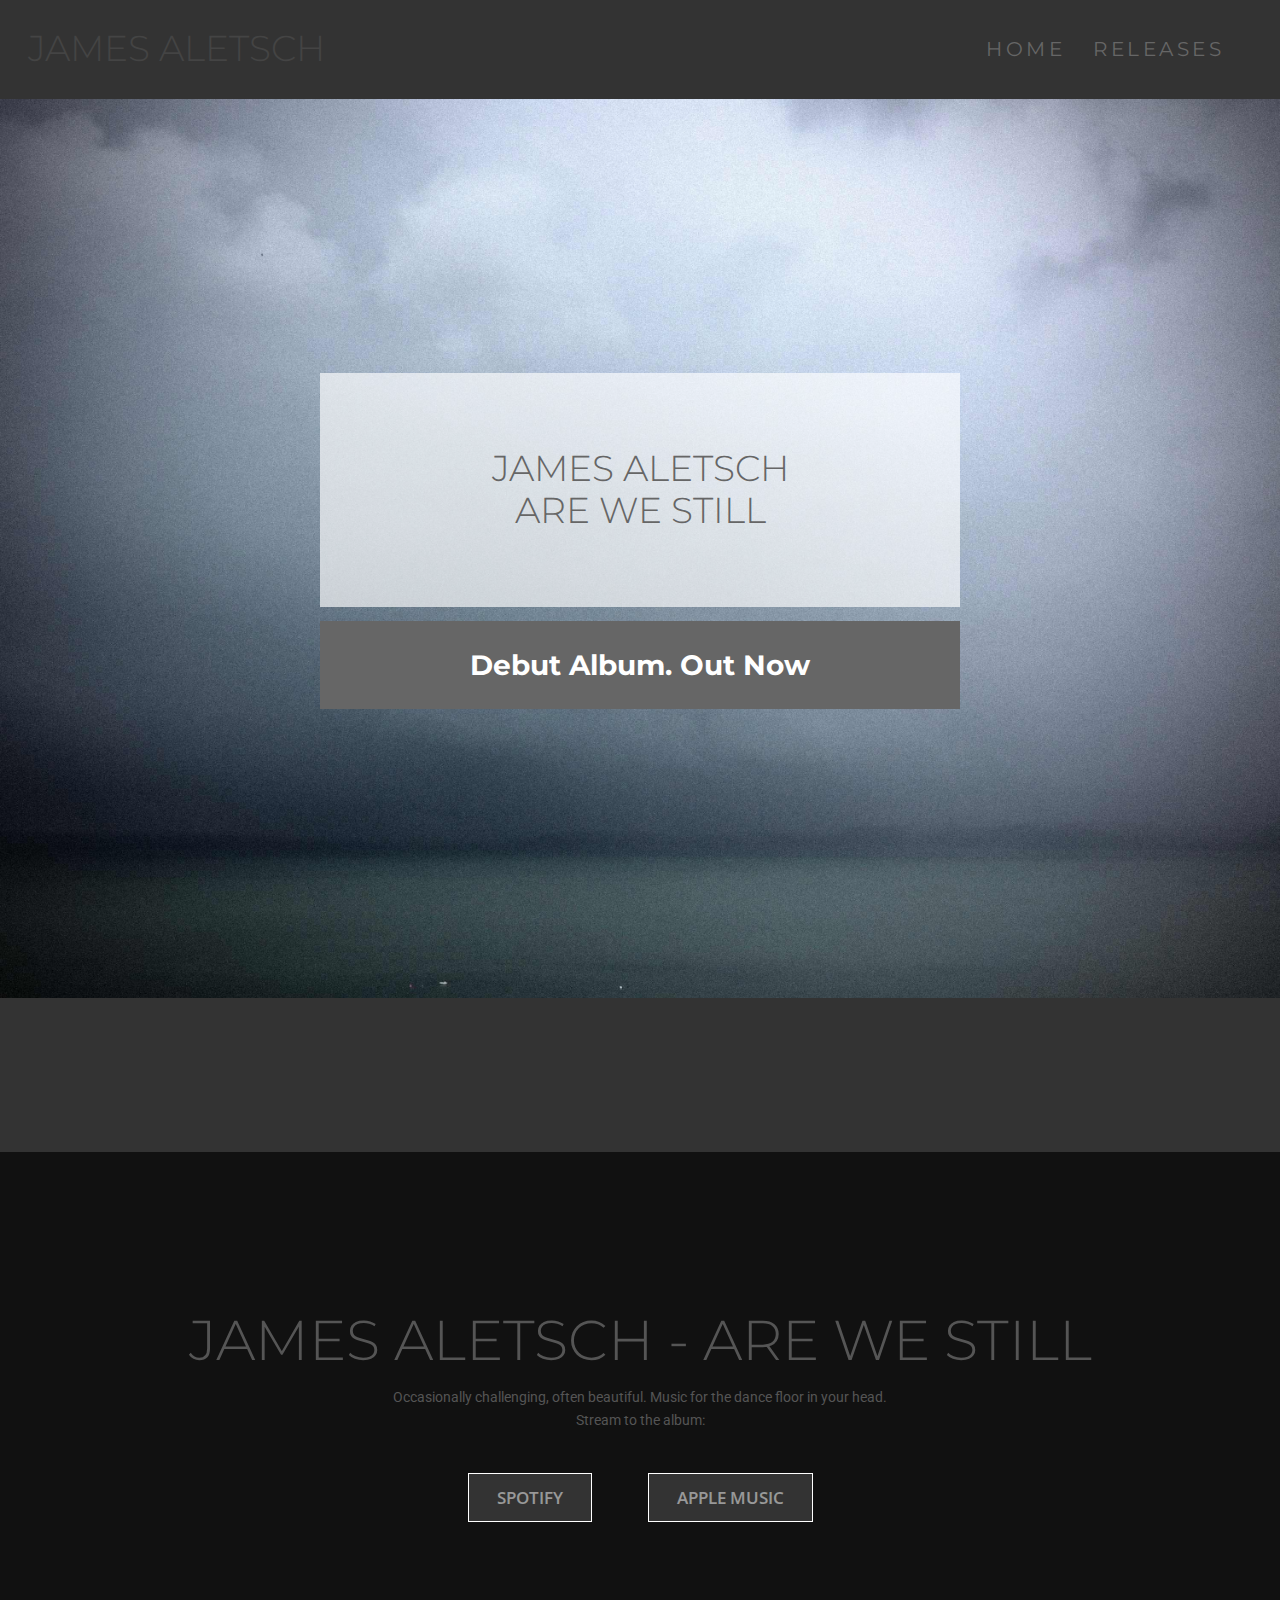
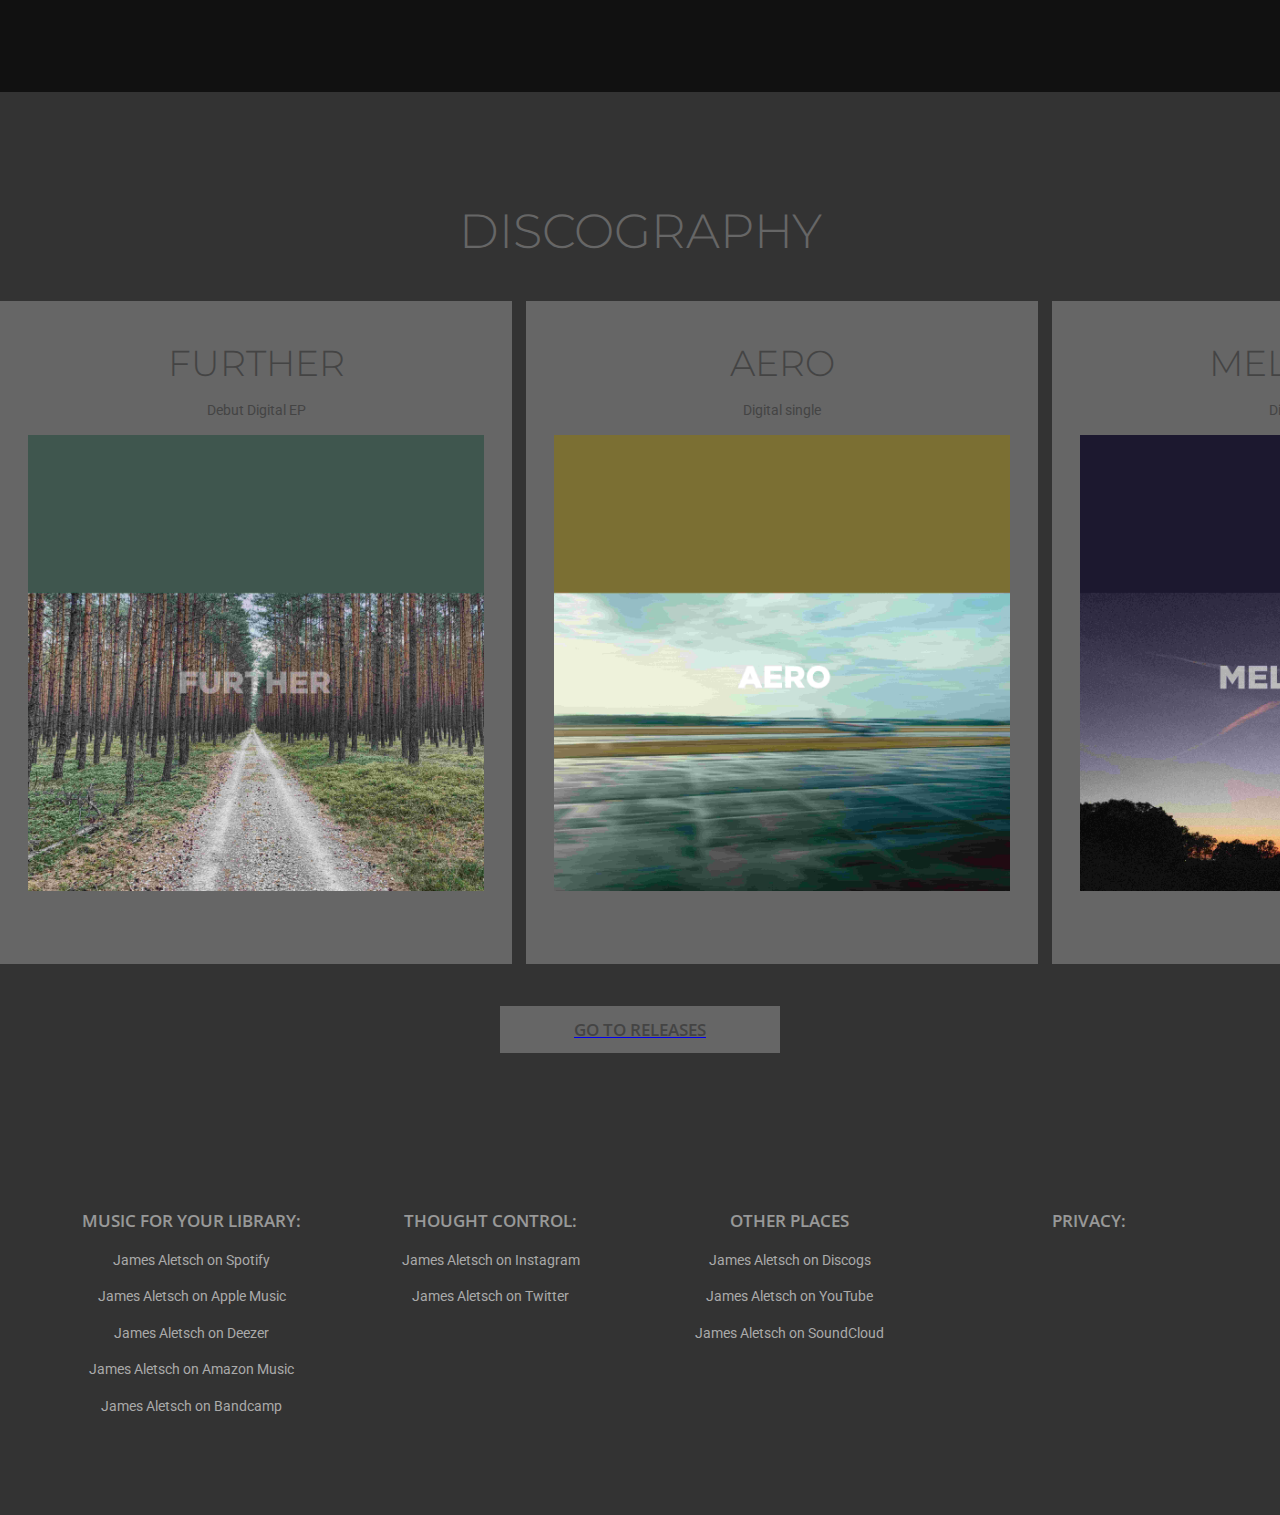
<file: index.html>
<!doctype html>

<html lang="en">
<head>
  <meta charset="utf-8">
	<meta name="viewport" content="width=device-width, initial-scale=1, shrink-to-fit=no">  

  <title>James Aletsch Music</title>
 
 <meta name="description" content="The Content">
 <meta name="author" content="James Goldsworthy">

<link rel="preconnect" href="https://fonts.gstatic.com"> 
<link href="https://fonts.googleapis.com/css2?family=Montserrat:wght@200;400;800&display=swap+SC&family=Roboto&family=Open+Sans:wght@600&display=swap&display=swap" rel="stylesheet">

<script   src="https://code.jquery.com/jquery-3.5.1.min.js"   integrity="sha256-9/aliU8dGd2tb6OSsuzixeV4y/faTqgFtohetphbbj0="   crossorigin="anonymous"></script>

<script src="assets/js/sitejs.js"></script>  
<link rel="stylesheet" href="assets/scss/style.css?v=1.0">

  <!--[if lt IE 9]>
  <script src="http://html5shiv.googlecode.com/svn/trunk/html5.js"></script>
  <![endif]-->
  
</head>

<body>	
	<nav class="main-nav" id="MainNav">
		<div class="title"><h1>James Aletsch</h1></div>
		<ul id="navContent">
			<li><a href="index.html">Home</a></li>
			<li><a href="releases.html">Releases</a></li>

		</ul>
		
		<div class="fullburger" id="navclick">
			<span class="burger"></span>	
			<span class="burger"></span>	
			<span class="burger"></span>
		</div>		
	</nav>
	
	<header>
		<div class="hero">
			<h1>James Aletsch<br />Are We Still</h1>
		</div>
			<a href="https://jamesaletsch.com/releases.html">
				<h2>Debut Album. Out Now</h2>
			</a>
	</header>
	
	
	<main>
		<!-- <section class="offer">
			<div class="imgarea"><img src="assets/img/BUTTER.jpg"></div>
			<div class="offertext">
				<h1>BUTTER</h1>
				<h3>Released: 08/10/21</h3>
				<p></p>
			</div>	
			
		</section>	
				
		<section class="offer">
			<div class="imgarea"><img src="assets/img/LOSTDANCEFLOOR.jpg"></div>
			<div class="offertext">
				<h1>Lost Dance Floor</h1>
				<h3>Released: 21/02/21</h3>
				<p>"...James Aletsch goes full dance floor in what feels like a natural follow up to 2020 single Cult Berlin"</p>
			</div>	
			
		</section>	 -->
				
	
		
		<section class="callout">
			<h1>James Aletsch - Are We Still</h1>
			<p>Occasionally challenging, often beautiful. Music for the dance floor in your head. <br />Stream to the album:</p>
			<div class="buttongroup">
<a href="https://open.spotify.com/album/28ayzU5PQptASEiqRcnk0U?si=1XWEAkDsRhKFLqAgyVvpkQ"><h3>SPOTIFY</h3></a><a href="https://music.apple.com/us/album/are-we-still/1523120228"><h3>APPLE MUSIC</h3></a></div>
		</section>


		
		<section class="slide-section">
			<div class="slide-section-title"><h1>Discography</h1></div>
			<div class="slide-group">
			
				<div class="slide-item">
					<h1>Further</h1>
					<p>Debut Digital EP</p>
					<img src="assets/img/FURTHER.jpg" alt="sketch1">
				</div>	

				<div class="slide-item">
					<h1>Aero</h1>
					<p>Digital single</p>
					<img src="assets/img/AERO.jpg" alt="sketch1">
				</div>	

				<div class="slide-item">
					<h1>Melodica</h1>
					<p>Digital single</p>
					<img src="assets/img/MELODICA.jpg" alt="sketch1">
				</div>					

				<div class="slide-item">
					<h1>Kommen</h1>
					<p>Digital single</p>
					<img src="assets/img/KOMMEN.jpg" alt="sketch1">
				</div>	

				<div class="slide-item">
					<h1>Are We Still</h1>
					<p>Digital album</p>
					<img src="assets/img/AREWESTILL.jpg" alt="sketch1">
				</div>	
				
				<div class="slide-item">
					<h1>Lost Dance Floor</h1>
					<p>Digital single</p>
					<img src="assets/img/LOSTDANCEFLOOR.jpg" alt="sketch1">
				</div>					

				<div class="slide-item">
					<h1>Butter</h1>
					<p>Digital single</p>
					<img src="assets/img/BUTTER.jpg" alt="sketch1">
				</div>	
				
				<div class="slide-item">
					<h1>Dusk</h1>
					<p>Digital EP</p>
					<img src="assets/img/DUSK.jpg" alt="sketch1">
				</div>	
				
				<div class="slide-item">
					<h1>Decision Overload /Alone</h1>
					<p>Digital single</p>
					<img src="assets/img/DecisionOverloadAlone.jpg" alt="sketch1">
				</div>	
															
			</div><!-- END SLIDE GROUP-->
			
						<a href="releases.html"><h3>Go to releases</h3></a>

		</section>	
		
		
		
<!--
		<section class="alt">

			<div class="textarea alttext">
				<h1>Sunday.<br />As it should be</h1>
				<h3>Our amazing roasts</h3>
				<p>Mr Bezos, 57, has led Amazon since its start as an online bookshop in 1994. The firm now employs 1.3 million people globally, and saw its already explosive growth skyrocket last year, as the pandemic prompted a surge in online shopping</p>		
			</div>	
			<div class="imgarea"></div>

		</section>	
-->		
		
	
	
	</main>	
	
	
	
	
<footer>
	
	<div class="footerarea">
	<h3>Music for your library:</h3>
	<p><a href="https://open.spotify.com/artist/4aAgOYEZjSrFzIsHcQfAZx?si=XyxAusX2T9azUZhBjCRoVg" target="_blank">James Aletsch on Spotify</a></p>
		<p><a href="https://music.apple.com/artist/james-aletsch/1495253560" target="_blank">James Aletsch on Apple Music</a></p>
		<p><a href="https://www.deezer.com/en/artist/83409122" target="_blank">James Aletsch on Deezer</a></p>
		<p><a href="https://music.amazon.co.uk/artists/B083ZDS95K/james-aletsch" target="_blank">James Aletsch on Amazon Music</a></p>
		<p><a href="https://jamesaletsch.bandcamp.com" target="_blank">James Aletsch on Bandcamp</a></p>
	</div>	

	<div class="footerarea">
	<h3>Thought control:</h3>
		<p><a href="https://www.instagram.com/jamesaletsch/" target="_blank">James Aletsch on Instagram</a></p>
		<p><a href="https://twitter.com/JAletsch" target="_blank">James Aletsch on Twitter</a></p>
	</div>	
	
	<div class="footerarea">
	<h3>Other places</h3>
		<p><a href="https://www.discogs.com/artist/8007127-James-Aletsch" target="_blank">James Aletsch on Discogs</a></p>
		<p><a href="https://www.youtube.com/channel/UC3zdemA0dFnrOscTuxaa2MA" target="_blank">James Aletsch on YouTube</a></p>
		<p><a href="https://soundcloud.com/user-363998037" target="_blank">James Aletsch on SoundCloud</a></p>

	</div>	
	
	<div class="footerarea">	
	<h3>Privacy:</h3>
	<p>There are no advertising cookies or analytics tracking on this website. <br />We believe that what you look at is entirely up to you. Browse freely, friends</p>	
	</div>			


</footer>		


</body>
</html>
</file>
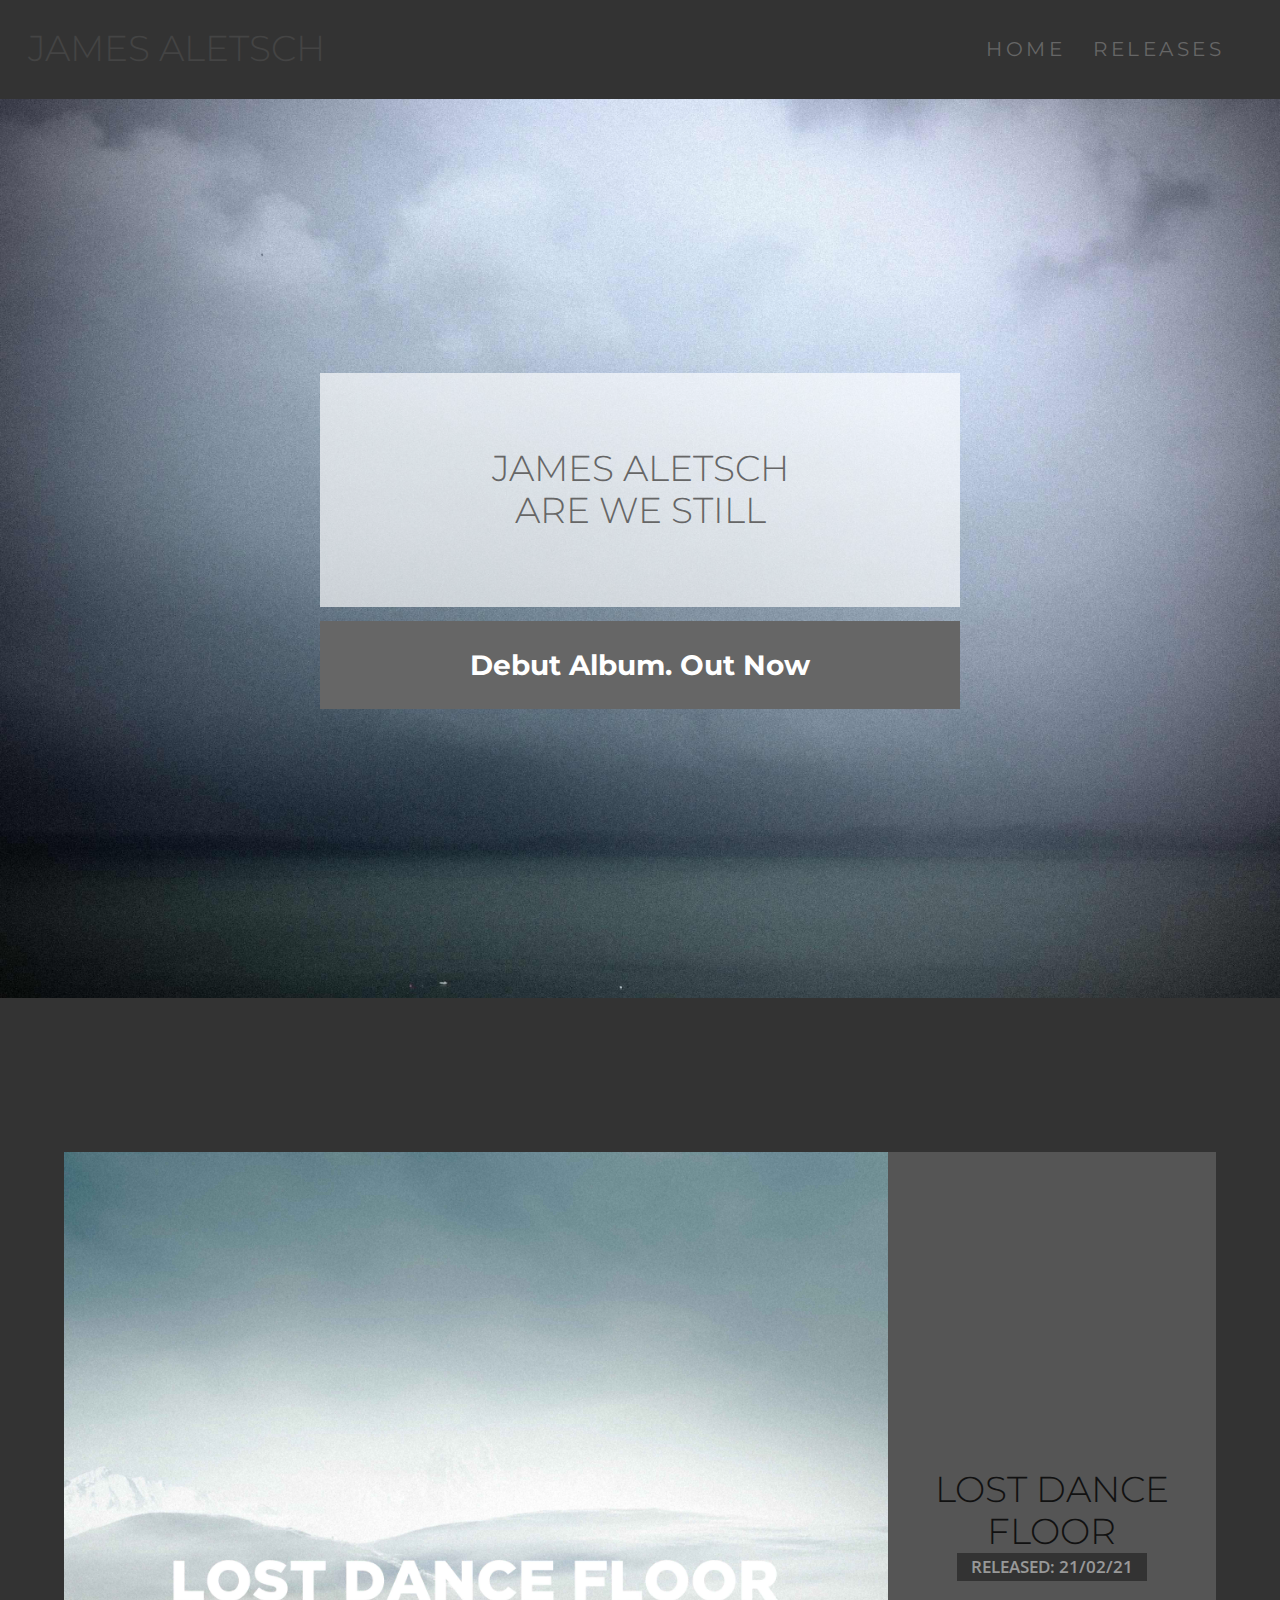
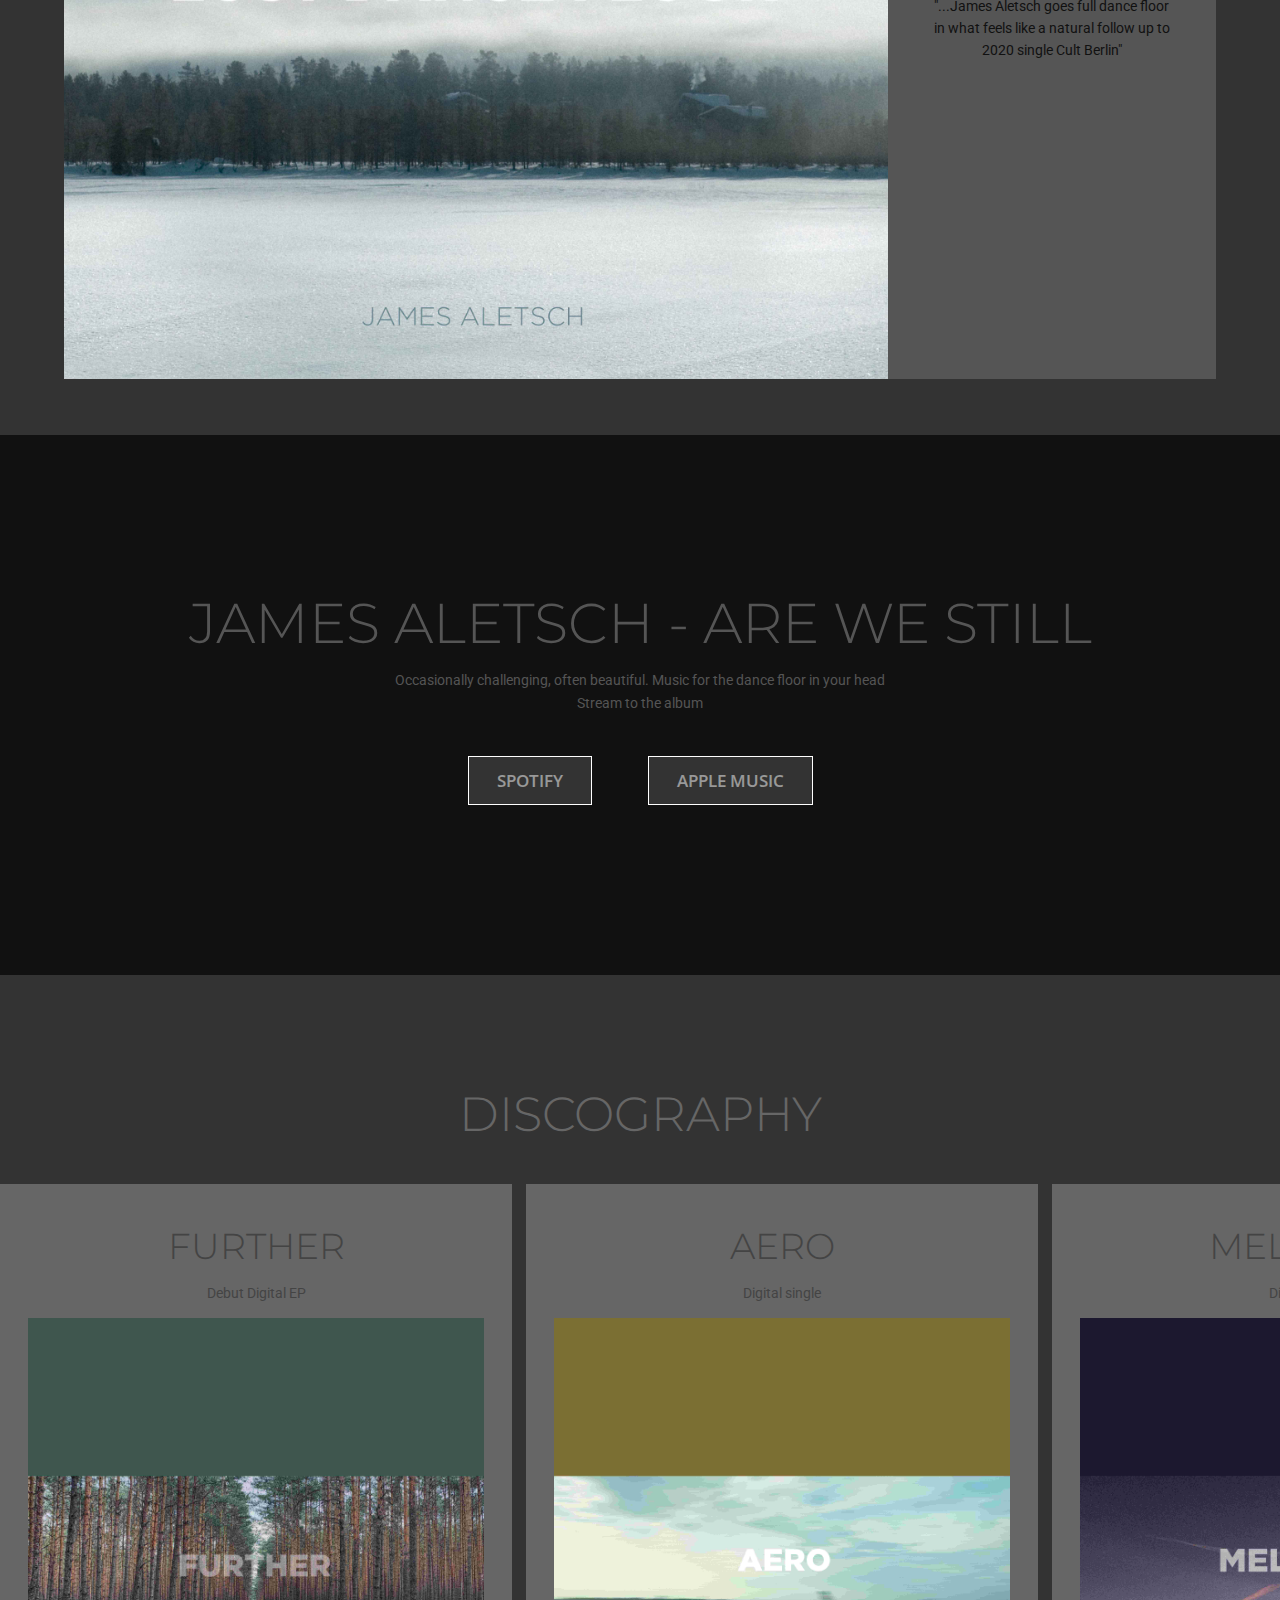
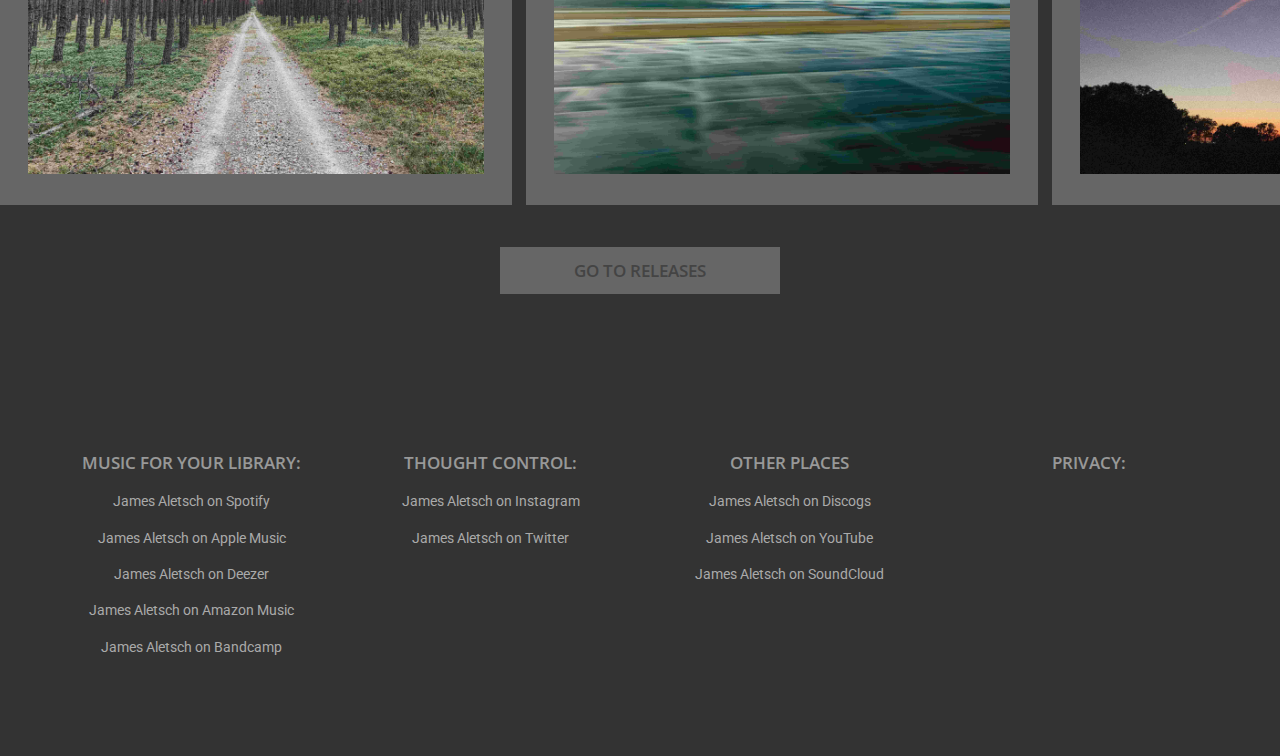
<file: 21refresh.html>
<!doctype html>

<html lang="en">
<head>
  <meta charset="utf-8">
	<meta name="viewport" content="width=device-width, initial-scale=1, shrink-to-fit=no">  

  <title>James Aletsch Music</title>
 
 <meta name="description" content="The Content">
 <meta name="author" content="James Goldsworthy">

<link rel="preconnect" href="https://fonts.gstatic.com"> 
<link href="https://fonts.googleapis.com/css2?family=Montserrat:wght@200;400;800&display=swap+SC&family=Roboto&family=Open+Sans:wght@600&display=swap&display=swap" rel="stylesheet">

<script   src="https://code.jquery.com/jquery-3.5.1.min.js"   integrity="sha256-9/aliU8dGd2tb6OSsuzixeV4y/faTqgFtohetphbbj0="   crossorigin="anonymous"></script>

<script src="assets/js/sitejs.js"></script>  
<link rel="stylesheet" href="assets/scss/style.css?v=1.0">

  <!--[if lt IE 9]>
  <script src="http://html5shiv.googlecode.com/svn/trunk/html5.js"></script>
  <![endif]-->
  
</head>

<body>	
	<nav class="main-nav" id="MainNav">
		<div class="title"><h1>James Aletsch</h1></div>
		<ul id="navContent">
			<li><a href="index.html">Home</a></li>
			<li><a href="releases.html">Releases</a></li>

		</ul>
		
		<div class="fullburger" id="navclick">
			<span class="burger"></span>	
			<span class="burger"></span>	
			<span class="burger"></span>
		</div>		
	</nav>
	
	<header>
		<div class="hero">
			<h1>James Aletsch<br />Are We Still</h1>
		</div>
			<a href="https://jamesaletsch.com/releases.html">
				<h2>Debut Album. Out Now</h2>
			</a>
	</header>
	
	
	<main>
		
		<section class="offer">
			<div class="imgarea"><img src="assets/img/LOSTDANCEFLOOR.jpg"></div>
			<div class="offertext">
				<h1>Lost Dance Floor</h1>
				<h3>Released: 21/02/21</h3>
				<p>"...James Aletsch goes full dance floor in what feels like a natural follow up to 2020 single Cult Berlin"</p>
			</div>	
			
		</section>	
				
		
<!--
		<section class="left">

			<div class="textarea lefttext">
				<h1>Lost Dance Floor</h1>
				<h3>Released: 21/02/21</h3>
				<p>"...James Aletsch goes full dance floor in what feels like a natural follow up to 2020 single Cult Berlin"</p>		
			</div>	
			<div class="imgarea"><img src="assets/img/LOSTDANCEFLOOR.jpg"></div>

		</section>
-->
	
		
		<section class="callout">
			<h1>James Aletsch - Are We Still</h1>
			<p>Occasionally challenging, often beautiful. Music for the dance floor in your head <br />Stream to the album</p>
			<div class="buttongroup">
<a href="https://open.spotify.com/album/28ayzU5PQptASEiqRcnk0U?si=1XWEAkDsRhKFLqAgyVvpkQ"><h3>SPOTIFY</h3></a><a href="https://music.apple.com/us/album/are-we-still/1523120228"><h3>APPLE MUSIC</h3></a></div>
		</section>


		

		
		
		<section class="slide-section">
			<div class="slide-section-title"><h1>Discography</h1></div>
			<div class="slide-group">
			
				<div class="slide-item">
					<h1>Further</h1>
					<p>Debut Digital EP</p>
					<img src="assets/img/FURTHER.jpg" alt="sketch1">
				</div>	

				<div class="slide-item">
					<h1>Aero</h1>
					<p>Digital single</p>
					<img src="assets/img/AERO.jpg" alt="sketch1">
				</div>	

				<div class="slide-item">
					<h1>Melodica</h1>
					<p>Digital single</p>
					<img src="assets/img/MELODICA.jpg" alt="sketch1">
				</div>					

				<div class="slide-item">
					<h1>Kommen</h1>
					<p>Digital single</p>
					<img src="assets/img/KOMMEN.jpg" alt="sketch1">
				</div>	

				<div class="slide-item">
					<h1>Are We Still</h1>
					<p>Digital album</p>
					<img src="assets/img/AREWESTILL.jpg" alt="sketch1">
				</div>	
				
				<div class="slide-item">
					<h1>Lost Dance Floor</h1>
					<p>Digital single</p>
					<img src="assets/img/LOSTDANCEFLOOR.jpg" alt="sketch1">
				</div>					
											
			</div><!-- END SLIDE GROUP-->
			
						<a><h3>Go to releases</h3></a>

		</section>	
		
		
		
<!--
		<section class="alt">

			<div class="textarea alttext">
				<h1>Sunday.<br />As it should be</h1>
				<h3>Our amazing roasts</h3>
				<p>Mr Bezos, 57, has led Amazon since its start as an online bookshop in 1994. The firm now employs 1.3 million people globally, and saw its already explosive growth skyrocket last year, as the pandemic prompted a surge in online shopping</p>		
			</div>	
			<div class="imgarea"></div>

		</section>	
-->		
		
	
	
	</main>	
	
	
	
	
<footer>
	
	<div class="footerarea">
	<h3>Music for your library:</h3>
	<p><a href="https://open.spotify.com/artist/4aAgOYEZjSrFzIsHcQfAZx?si=XyxAusX2T9azUZhBjCRoVg" target="_blank">James Aletsch on Spotify</a></p>
		<p><a href="https://music.apple.com/artist/james-aletsch/1495253560" target="_blank">James Aletsch on Apple Music</a></p>
		<p><a href="https://www.deezer.com/en/artist/83409122" target="_blank">James Aletsch on Deezer</a></p>
		<p><a href="https://music.amazon.co.uk/artists/B083ZDS95K/james-aletsch" target="_blank">James Aletsch on Amazon Music</a></p>
		<p><a href="https://jamesaletsch.bandcamp.com" target="_blank">James Aletsch on Bandcamp</a></p>
	</div>	

	<div class="footerarea">
	<h3>Thought control:</h3>
		<p><a href="https://www.instagram.com/jamesaletsch/" target="_blank">James Aletsch on Instagram</a></p>
		<p><a href="https://twitter.com/JAletsch" target="_blank">James Aletsch on Twitter</a></p>
	</div>	
	
	<div class="footerarea">
	<h3>Other places</h3>
		<p><a href="https://www.discogs.com/artist/8007127-James-Aletsch" target="_blank">James Aletsch on Discogs</a></p>
		<p><a href="https://www.youtube.com/channel/UC3zdemA0dFnrOscTuxaa2MA" target="_blank">James Aletsch on YouTube</a></p>
		<p><a href="https://soundcloud.com/user-363998037" target="_blank">James Aletsch on SoundCloud</a></p>

	</div>	
	
	<div class="footerarea">	
	<h3>Privacy:</h3>
	<p>There are no advertising cookies or analytics tracking on this website. <br />We believe that what you look at is entirely up to you. Browse freely, friends</p>	
	</div>			


</footer>		


</body>
</html>
</file>
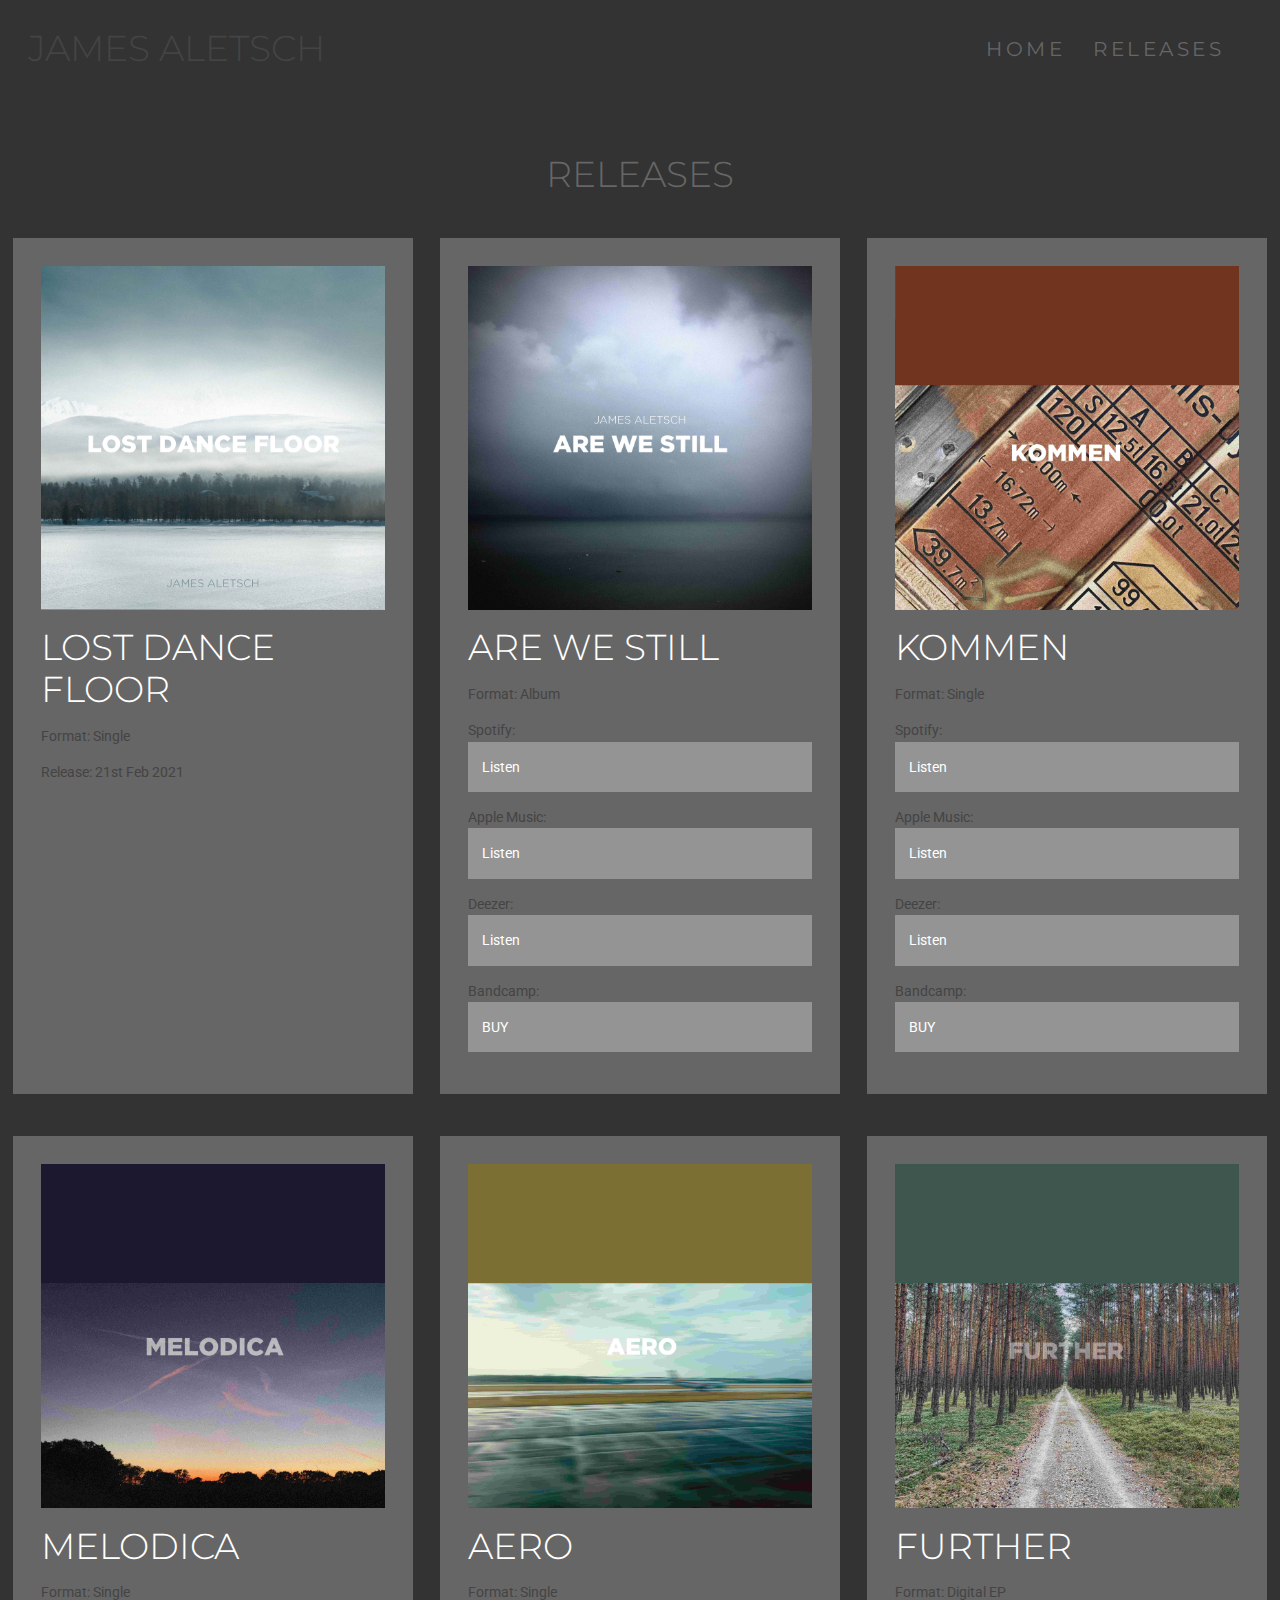
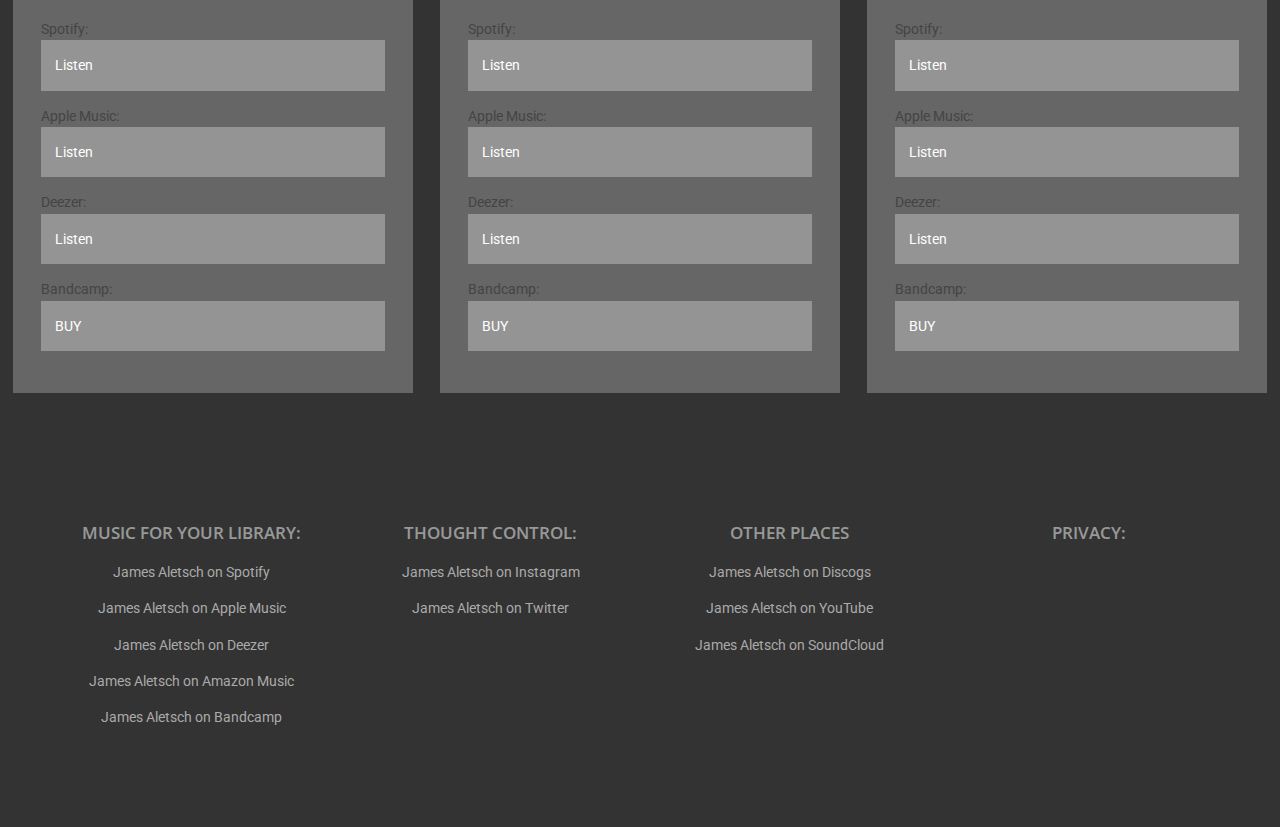
<file: 21refreshReeases.html>
<!doctype html>

<html lang="en">
<head>
  <meta charset="utf-8">
	<meta name="viewport" content="width=device-width, initial-scale=1, shrink-to-fit=no">  

  <title>James Aletsch Music - Releases</title>
 
 <meta name="description" content="The Content">
 <meta name="author" content="James Goldsworthy">

<link rel="preconnect" href="https://fonts.gstatic.com"> 
<link href="https://fonts.googleapis.com/css2?family=Montserrat:wght@200;400;800&display=swap+SC&family=Roboto&family=Open+Sans:wght@600&display=swap&display=swap" rel="stylesheet">

<script   src="https://code.jquery.com/jquery-3.5.1.min.js"   integrity="sha256-9/aliU8dGd2tb6OSsuzixeV4y/faTqgFtohetphbbj0="   crossorigin="anonymous"></script>

<script src="assets/js/sitejs.js"></script>  
<link rel="stylesheet" href="assets/scss/style.css?v=1.0">

  <!--[if lt IE 9]>
  <script src="http://html5shiv.googlecode.com/svn/trunk/html5.js"></script>
  <![endif]-->
  
</head>

<body>	
	<nav class="main-nav" id="MainNav">
		<div class="title"><h1>James Aletsch</h1></div>
		<ul id="navContent">
			<li><a href="index.html">Home</a></li>
			<li><a href="releases.html">Releases</a></li>

		</ul>
		
		<div class="fullburger" id="navclick">
			<span class="burger"></span>	
			<span class="burger"></span>	
			<span class="burger"></span>
		</div>		
	</nav>
	
<!--
	<header>
		<div class="hero">
			<h1>James Aletsch<br />Are We Still</h1>
		</div>
			<a href="https://jamesaletsch.com/releases.html">
				<h2>Debut Album. Out Now</h2>
			</a>
	</header>
-->
	
	
	<main>
		
			<h1 class="grid-title">RELEASES</h1>

	<div class="grid">
	
	<article class="card single">
	
			<img src="assets/img/LOSTDANCEFLOOR.jpg" alt="Lost dance floor COVER ART" >
			<h1>LOST DANCE FLOOR</h1>
			<p>Format: Single</p>
			
			<aside>
				<p>Release: 21st Feb 2021</p>
<!--
				<p>Spotify: <a href="https://open.spotify.com/artist/4aAgOYEZjSrFzIsHcQfAZx?si=XyxAusX2T9azUZhBjCRoVg">COMING SOON</a></p>
				<p>Apple Music: <a href="https://music.apple.com/artist/james-aletsch/1495253560">COMING SOON</a></p>
				<p>Deezer: <a href="https://www.deezer.com/en/artist/83409122">COMING SOON</a></p>
				<p>Bandcamp: <a href="https://jamesaletsch.bandcamp.com/album/are-we-still">Pre-order</a></p>
-->
			</aside>
			
		</article>
	
		
		<article class="card album">	
			<img src="assets/img/AREWESTILL.jpg" alt="ARE WE STILL COVER ART" >
			<h1>ARE WE STILL</h1>			
			<p>Format: Album</p>
			
			<aside>
				<p>Spotify: <a href="https://open.spotify.com/artist/4aAgOYEZjSrFzIsHcQfAZx?si=XyxAusX2T9azUZhBjCRoVg">Listen</a></p>
				<p>Apple Music: <a href="https://music.apple.com/artist/james-aletsch/1495253560">Listen</a></p>
				<p>Deezer: <a href="https://www.deezer.com/en/artist/83409122">Listen</a></p>
				<p>Bandcamp: <a href="https://jamesaletsch.bandcamp.com/album/are-we-still">BUY</a></p>
			</aside>
			
		</article>
		
		
			<article class="card single">
			<img src="assets/img/KOMMEN.jpg" alt="Kommen COVER ART" >
			<h1>KOMMEN</h1>
			<p>Format: Single</p>
			
			<aside>
				<p>Spotify: <a href="https://open.spotify.com/album/1F3aGrM2bREuylPN6hWk1n">Listen</a></p>
				<p>Apple Music: <a href="https://music.apple.com/us/album/kommen-single/1506677314">Listen</a></p>
				<p>Deezer: <a href="https://www.deezer.com/en/album/140354652">Listen</a></p>
				<p>Bandcamp: <a href="https://jamesaletsch.bandcamp.com/track/kommen">BUY</a></p>
			</aside>
			
		</article>
		
			<article class="card single">	
			<img src="assets/img/MELODICA.jpg" alt="Melodica COVER ART" >
			<h1>MELODICA</h1>
			<p>Format: Single</p>
			
			<aside>
				<p>Spotify: <a href="https://open.spotify.com/album/0CFY2iLc2U9OkbyTqMZ8by#login">Listen</a></p>
				<p>Apple Music: <a href="https://music.apple.com/us/album/melodica-single/1499684328">Listen</a></p>
				<p>Deezer: <a href="https://www.deezer.com/en/album/132521182">Listen</a></p>
				<p>Bandcamp: <a href="https://jamesaletsch.bandcamp.com/track/melodica">BUY</a></p>
			</aside>
			
		</article>
		
			<article class="card single">	
			<img src="assets/img/AERO.jpg" alt="Aero COVER ART" >
			<h1>AERO</h1>
			<p>Format: Single</p>
			
			<aside>
				<p>Spotify: <a href="https://open.spotify.com/album/3XvuadveIPEbg8RL5b5ZYH">Listen</a></p>
				<p>Apple Music: <a href="https://music.apple.com/us/album/aero-single/1497015002">Listen</a></p>
				<p>Deezer: <a href="https://www.deezer.com/en/album/129252532">Listen</a></p>
				<p>Bandcamp: <a href="https://jamesaletsch.bandcamp.com/track/aero">BUY</a></p>
			</aside>
			
		</article>
		
			<article class="card single">
			<img src="assets/img/FURTHER.jpg" alt="Further COVER ART" >
			<h1>FURTHER</h1>
			<p>Format: Digital EP</p>
			
			<aside>
				<p>Spotify: <a href="https://open.spotify.com/album/20vJmDzva7VcHrnhFaOFzT">Listen</a></p>
				<p>Apple Music: <a href="https://music.apple.com/us/album/further-single/1495253769">Listen</a></p>
				<p>Deezer: <a href="https://www.deezer.com/en/album/127204172">Listen</a></p>
				<p>Bandcamp: <a href="https://jamesaletsch.bandcamp.com/track/further">BUY</a></p>
			</aside>
			
		</article>
	
	</div>	<!-- end of grid -->
	
		</section>		
		
	
	</main>	
	
	
	
	
<footer>
	
	<div class="footerarea">
	<h3>Music for your library:</h3>
	<p><a href="https://open.spotify.com/artist/4aAgOYEZjSrFzIsHcQfAZx?si=XyxAusX2T9azUZhBjCRoVg" target="_blank">James Aletsch on Spotify</a></p>
		<p><a href="https://music.apple.com/artist/james-aletsch/1495253560" target="_blank">James Aletsch on Apple Music</a></p>
		<p><a href="https://www.deezer.com/en/artist/83409122" target="_blank">James Aletsch on Deezer</a></p>
		<p><a href="https://music.amazon.co.uk/artists/B083ZDS95K/james-aletsch" target="_blank">James Aletsch on Amazon Music</a></p>
		<p><a href="https://jamesaletsch.bandcamp.com" target="_blank">James Aletsch on Bandcamp</a></p>
	</div>	

	<div class="footerarea">
	<h3>Thought control:</h3>
		<p><a href="https://www.instagram.com/jamesaletsch/" target="_blank">James Aletsch on Instagram</a></p>
		<p><a href="https://twitter.com/JAletsch" target="_blank">James Aletsch on Twitter</a></p>
	</div>	
	
	<div class="footerarea">
	<h3>Other places</h3>
		<p><a href="https://www.discogs.com/artist/8007127-James-Aletsch" target="_blank">James Aletsch on Discogs</a></p>
		<p><a href="https://www.youtube.com/channel/UC3zdemA0dFnrOscTuxaa2MA" target="_blank">James Aletsch on YouTube</a></p>
		<p><a href="https://soundcloud.com/user-363998037" target="_blank">James Aletsch on SoundCloud</a></p>

	</div>	
	
	<div class="footerarea">	
	<h3>Privacy:</h3>
	<p>There are no advertising cookies or analytics tracking on this website. <br />We believe that what you look at is entirely up to you. Browse freely, friends</p>	
	</div>			


</footer>		


</body>
</html>
</file>
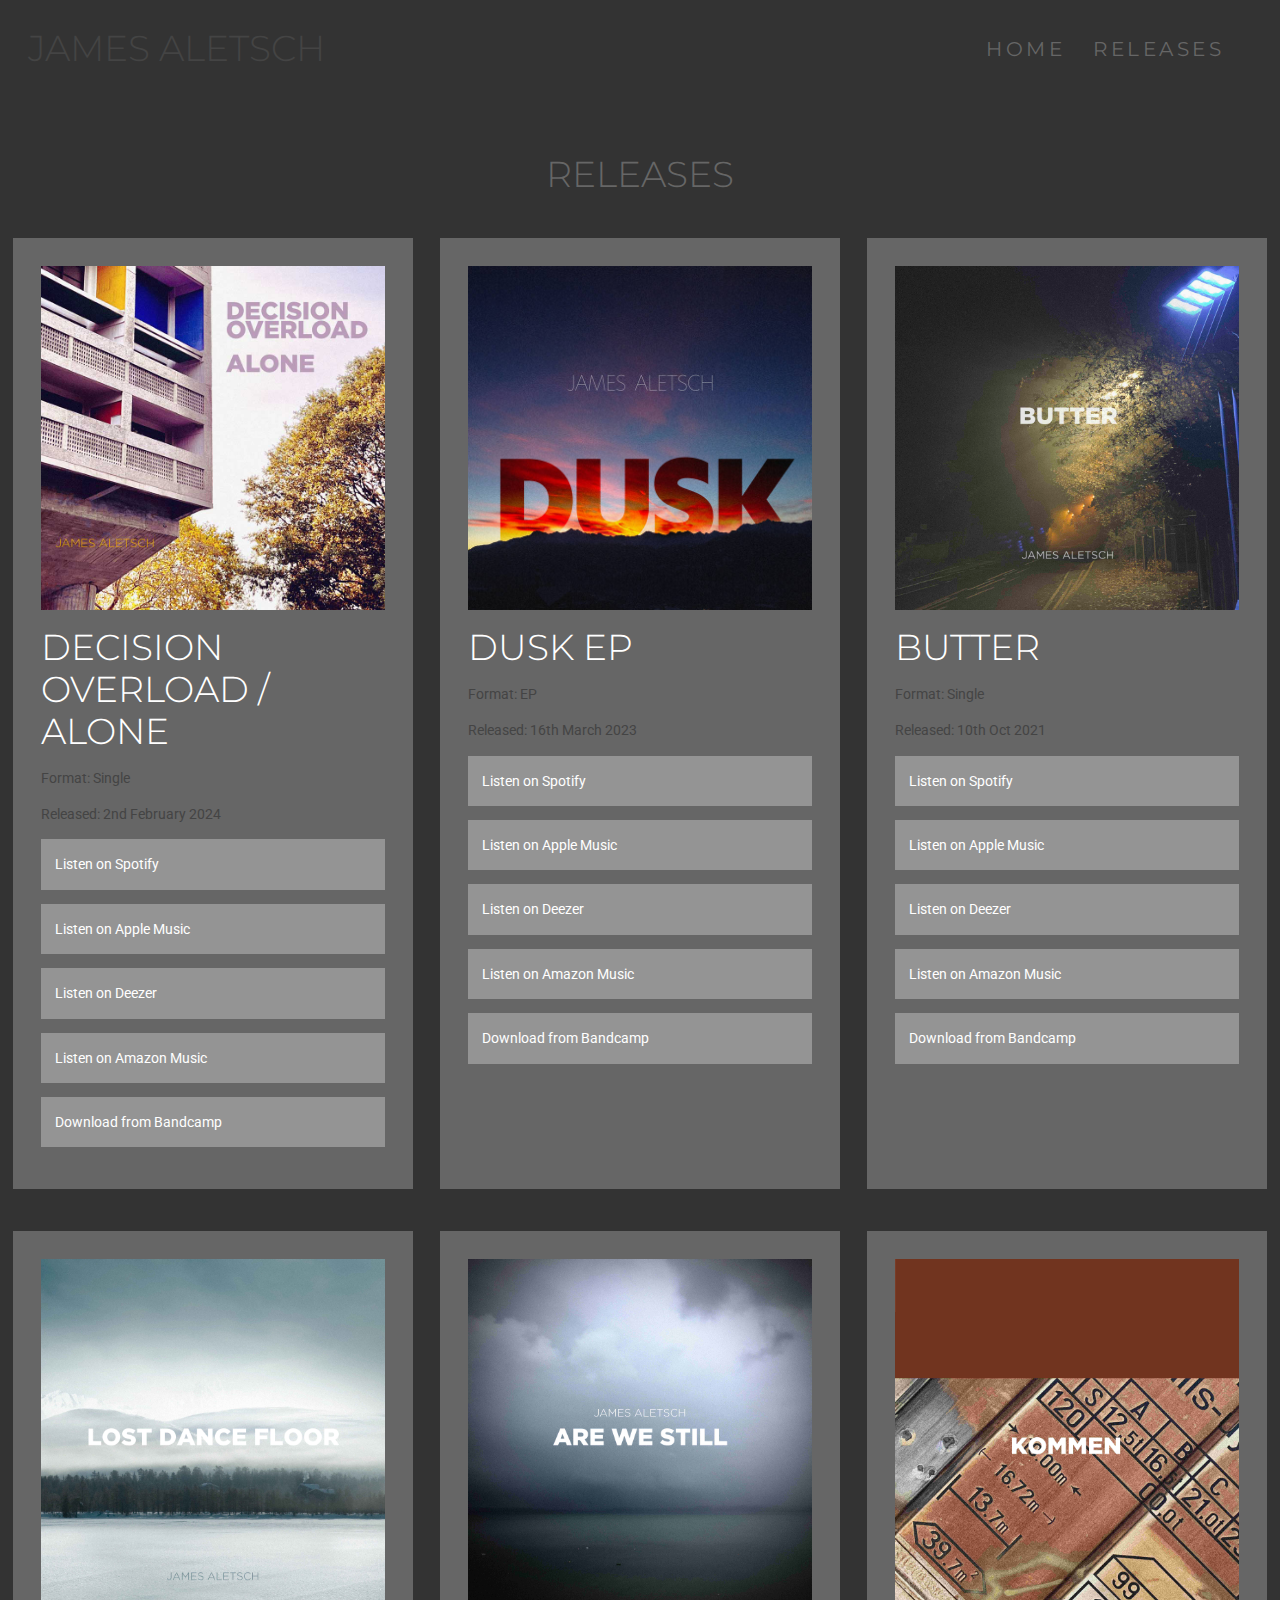
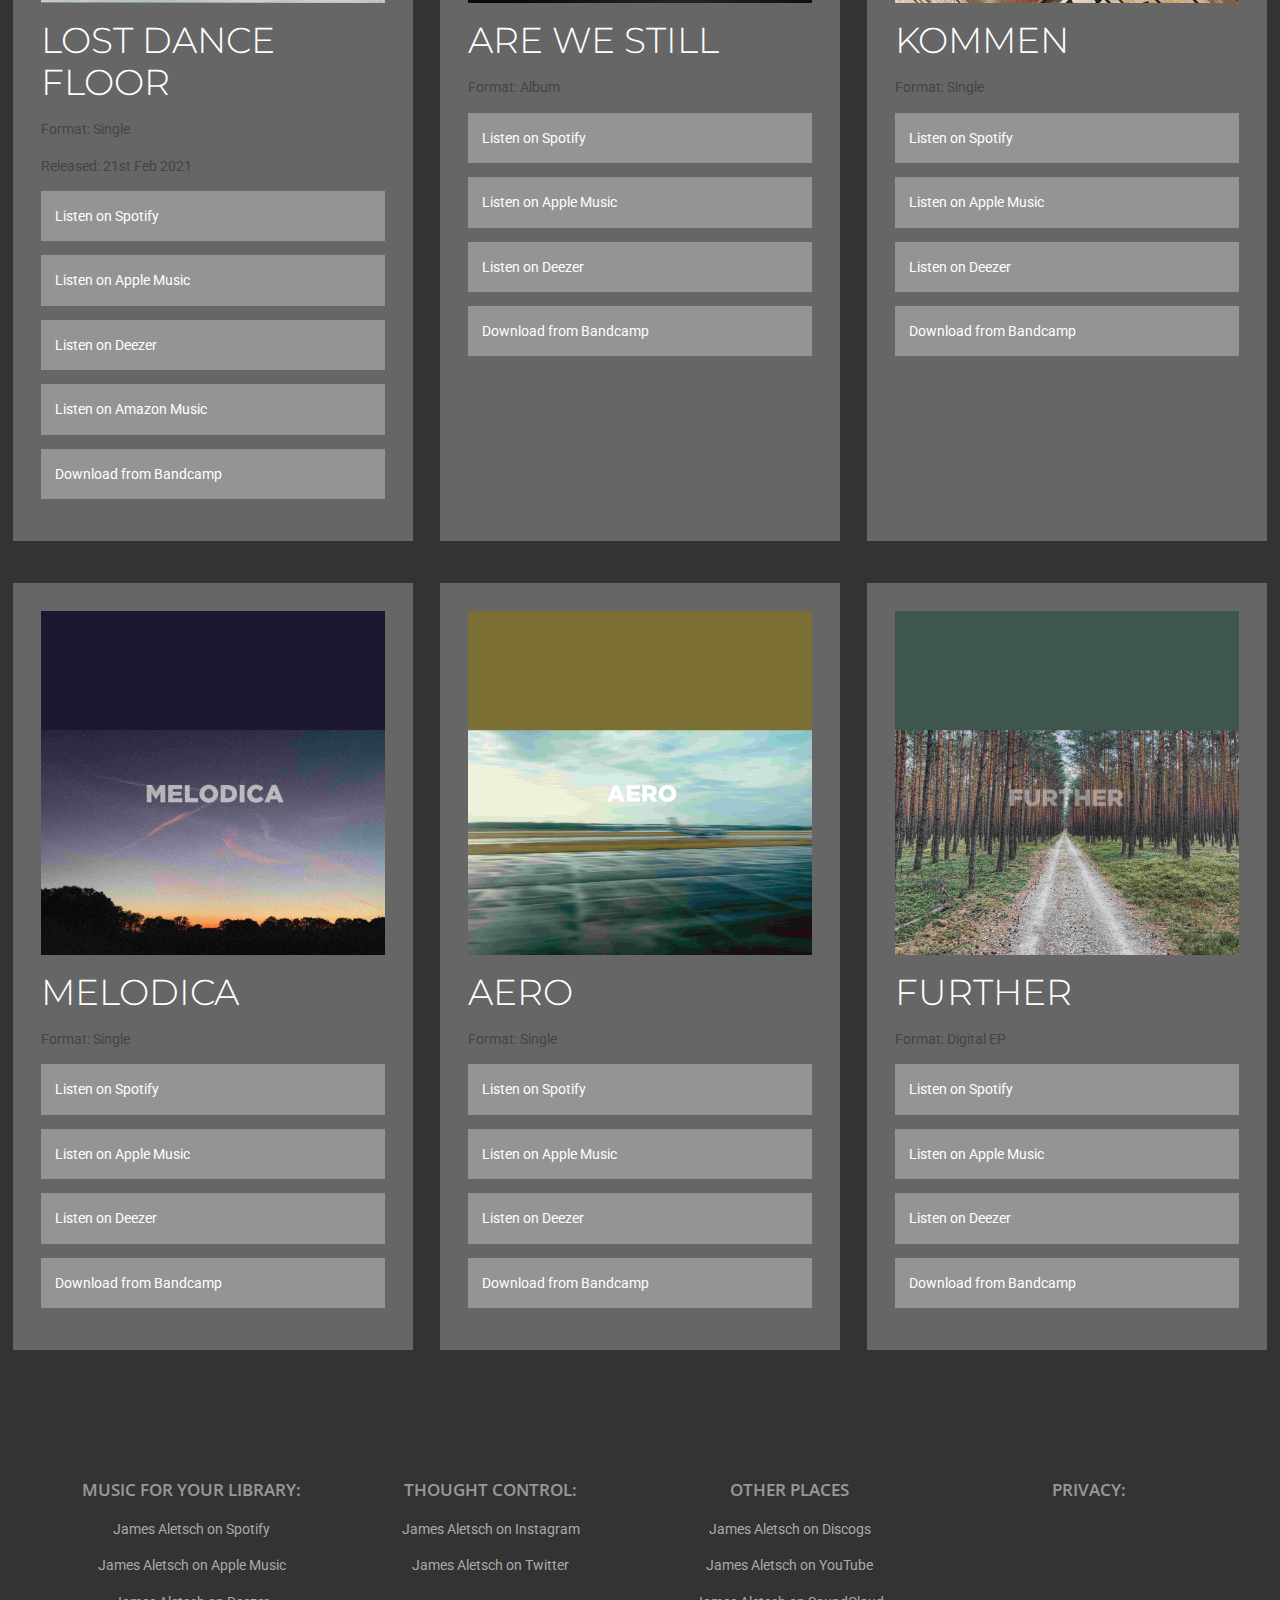
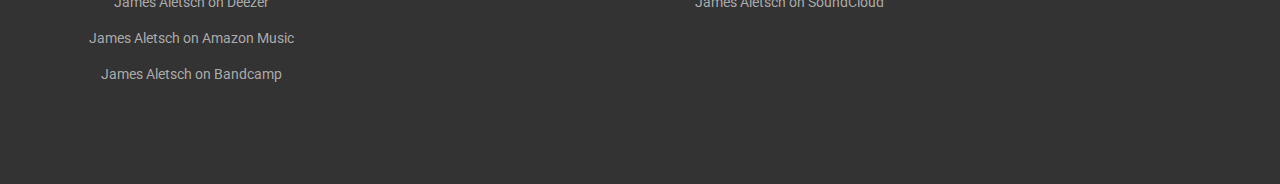
<file: releases.html>
<!doctype html>

<html lang="en">
<head>
  <meta charset="utf-8">
	<meta name="viewport" content="width=device-width, initial-scale=1, shrink-to-fit=no">  

  <title>James Aletsch Music - Releases</title>
 
 <meta name="description" content="The Content">
 <meta name="author" content="James Goldsworthy">

<link rel="preconnect" href="https://fonts.gstatic.com"> 
<link href="https://fonts.googleapis.com/css2?family=Montserrat:wght@200;400;800&display=swap+SC&family=Roboto&family=Open+Sans:wght@600&display=swap&display=swap" rel="stylesheet">

<script   src="https://code.jquery.com/jquery-3.5.1.min.js"   integrity="sha256-9/aliU8dGd2tb6OSsuzixeV4y/faTqgFtohetphbbj0="   crossorigin="anonymous"></script>

<script src="assets/js/sitejs.js"></script>  
<link rel="stylesheet" href="assets/scss/style.css?v=1.2">

  <!--[if lt IE 9]>
  <script src="http://html5shiv.googlecode.com/svn/trunk/html5.js"></script>
  <![endif]-->
  
</head>
<body>	
	<nav class="main-nav" id="MainNav">
		<div class="title"><h1>James Aletsch</h1></div>
		<ul id="navContent">
			<li><a href="index.html">Home</a></li>
			<li><a href="releases.html">Releases</a></li>

		</ul>
		
		<div class="fullburger" id="navclick">
			<span class="burger"></span>	
			<span class="burger"></span>	
			<span class="burger"></span>
		</div>		
	</nav>
	
<!--
	<header>
		<div class="hero">
			<h1>James Aletsch<br />Are We Still</h1>
		</div>
			<a href="https://jamesaletsch.com/releases.html">
				<h2>Debut Album. Out Now</h2>
			</a>
	</header>
-->
	
	
	<main>
		
			<h1 class="grid-title">RELEASES</h1>

	<div class="grid">
	
	<article class="card single">
	
		<img src="assets/img/DecisionOverloadAlone.jpg" alt="Decision Overload / Alone COVER ART" >
		<h1>Decision Overload / Alone</h1>
		<p>Format: Single</p>
		
		<aside class="links">
			<p>Released: 2nd February 2024</p>
	
			<p><a href="https://open.spotify.com/album/0f8XFliW8v7dZvXoR2CVaB?si=ZYgBYVj6S8WtiuEBfXaMZw">Listen on Spotify</a></p>
			<p><a href="https://music.apple.com/gb/album/decision-overload-alone-single/1729228279">Listen on Apple Music</a></p>
			<p><a href="https://www.deezer.com/us/album/544073732">Listen on Deezer</a></p>
			<p><a href="https://music.amazon.co.uk/albums/B0CV1RJD8B">Listen on Amazon Music</a></p>
			<p><a href="https://jamesaletsch.bandcamp.com/album/decision-overload-alone">Download from Bandcamp</a></p>
	
		</aside>
		
	</article>
	
	
	<article class="card single">
	
		<img src="assets/img/DUSK.jpg" alt="Dusk COVER ART" >
		<h1>DUSK EP</h1>
		<p>Format: EP</p>
		
		<aside class="links">
			<p>Released: 16th March 2023</p>
	
			<p><a href="https://open.spotify.com/album/12M3yamh16rV7S0Nb8rTqp?si=QgoC7OygStKTRs8RWW9avw">Listen on Spotify</a></p>
			<p><a href="https://music.apple.com/gb/album/dusk-single/1677419442">Listen on Apple Music</a></p>
			<p><a href="https://www.deezer.com/us/album/418023127">Listen on Deezer</a></p>
			<p><a href="https://music.amazon.co.uk/albums/B0BYLYCCTB">Listen on Amazon Music</a></p>
			<p><a href="https://jamesaletsch.bandcamp.com/album/dusk-ep">Download from Bandcamp</a></p>
	
		</aside>
		
	</article>
	
		<article class="card single">
	
			<img src="assets/img/BUTTER.jpg" alt="Butter COVER ART" >
			<h1>BUTTER</h1>
			<p>Format: Single</p>
			
			<aside class="links">
				<p>Released: 10th Oct 2021</p>

				<p><a href="https://open.spotify.com/track/6A7XFDwXv5FqTpF7ynj4Em?si=d8fb28f94a304202">Listen on Spotify</a></p>
				<p><a href="https://music.apple.com/gb/album/butter-single/1589470660">Listen on Apple Music</a></p>
				<p><a href="https://www.deezer.com/album/264232702">Listen on Deezer</a></p>
				<p><a href="https://music.amazon.co.uk/albums/B09HYQZ2ZR">Listen on Amazon Music</a></p>
				<p><a href="https://jamesaletsch.bandcamp.com/track/butter">Download from Bandcamp</a></p>

			</aside>
			
		</article>








	<article class="card single">
	
			<img src="assets/img/LOSTDANCEFLOOR.jpg" alt="Lost Dance Floor COVER ART" >
			<h1>LOST DANCE FLOOR</h1>
			<p>Format: Single</p>
			
			<aside class="links">
				<p>Released: 21st Feb 2021</p>

				<p><a href="https://open.spotify.com/album/55s6MhfqCJIdLvwNcdonVv?si=n0g6f_xARaG33PcH9sy2lw">Listen on Spotify</a></p>
				<p><a href="https://music.apple.com/gb/album/lost-dance-floor-feedback-mix-single/1552897243">Listen on Apple Music</a></p>
				<p><a href="http://www.deezer.com/album/206412472">Listen on Deezer</a></p>
				<p><a href="https://music.amazon.co.uk/albums/B08WC7BH8S?marketplaceId=A1F83G8C2ARO7P">Listen on Amazon Music</a></p>
				<p><a href="https://jamesaletsch.bandcamp.com/track/lost-dance-floor">Download from Bandcamp</a></p>

			</aside>
			
		</article>
	
		
		<article class="card album">	
			<img src="assets/img/AREWESTILL.jpg" alt="ARE WE STILL COVER ART" >
			<h1>ARE WE STILL</h1>			
			<p>Format: Album</p>
			
			<aside class="links">
				<p><a href="https://open.spotify.com/artist/4aAgOYEZjSrFzIsHcQfAZx?si=XyxAusX2T9azUZhBjCRoVg">Listen on Spotify</a></p>
				<p><a href="https://music.apple.com/artist/james-aletsch/1495253560">Listen on Apple Music</a></p>
				<p><a href="https://www.deezer.com/en/artist/83409122">Listen on Deezer</a></p>
				<p><a href="https://jamesaletsch.bandcamp.com/album/are-we-still">Download from Bandcamp</a></p>
			</aside>
			
		</article>
		
		
			<article class="card single">
			<img src="assets/img/KOMMEN.jpg" alt="Kommen COVER ART" >
			<h1>KOMMEN</h1>
			<p>Format: Single</p>
			
			<aside class="links">
				<p><a href="https://open.spotify.com/album/1F3aGrM2bREuylPN6hWk1n">Listen on Spotify</a></p>
				<p><a href="https://music.apple.com/us/album/kommen-single/1506677314">Listen on Apple Music</a></p>
				<p><a href="https://www.deezer.com/en/album/140354652">Listen on Deezer</a></p>
				<p><a href="https://jamesaletsch.bandcamp.com/track/kommen">Download from Bandcamp</a></p>
			</aside>
			
		</article>
		
			<article class="card single">	
			<img src="assets/img/MELODICA.jpg" alt="Melodica COVER ART" >
			<h1>MELODICA</h1>
			<p>Format: Single</p>
			
			<aside class="links">
				<p><a href="https://open.spotify.com/album/0CFY2iLc2U9OkbyTqMZ8by#login">Listen on Spotify</a></p>
				<p><a href="https://music.apple.com/us/album/melodica-single/1499684328">Listen on Apple Music</a></p>
				<p><a href="https://www.deezer.com/en/album/132521182">Listen on Deezer</a></p>
				<p><a href="https://jamesaletsch.bandcamp.com/track/melodica">Download from Bandcamp</a></p>
			</aside>
			
		</article>
		
			<article class="card single">	
			<img src="assets/img/AERO.jpg" alt="Aero COVER ART" >
			<h1>AERO</h1>
			<p>Format: Single</p>
			
			<aside class="links">
				<p><a href="https://open.spotify.com/album/3XvuadveIPEbg8RL5b5ZYH">Listen on Spotify</a></p>
				<p><a href="https://music.apple.com/us/album/aero-single/1497015002">Listen on Apple Music</a></p>
				<p><a href="https://www.deezer.com/en/album/129252532">Listen on Deezer</a></p>
				<p><a href="https://jamesaletsch.bandcamp.com/track/aero">Download from Bandcamp</a></p>
			</aside>
			
		</article>
		
			<article class="card single">
			<img src="assets/img/FURTHER.jpg" alt="Further COVER ART" >
			<h1>FURTHER</h1>
			<p>Format: Digital EP</p>
			
			<aside class="links">
				<p><a href="https://open.spotify.com/album/20vJmDzva7VcHrnhFaOFzT">Listen on Spotify</a></p>
				<p><a href="https://music.apple.com/us/album/further-single/1495253769">Listen on Apple Music</a></p>
				<p><a href="https://www.deezer.com/en/album/127204172">Listen on Deezer</a></p>
				<p><a href="https://jamesaletsch.bandcamp.com/track/further">Download from Bandcamp</a></p>
			</aside>
			
		</article>
	
	</div>	<!-- end of grid -->
	
		
	
	</main>	
	
	
	
	
<footer>
	
	<div class="footerarea">
	<h3>Music for your library:</h3>
	<p><a href="https://open.spotify.com/artist/4aAgOYEZjSrFzIsHcQfAZx?si=XyxAusX2T9azUZhBjCRoVg" target="_blank">James Aletsch on Spotify</a></p>
		<p><a href="https://music.apple.com/artist/james-aletsch/1495253560" target="_blank">James Aletsch on Apple Music</a></p>
		<p><a href="https://www.deezer.com/en/artist/83409122" target="_blank">James Aletsch on Deezer</a></p>
		<p><a href="https://music.amazon.co.uk/artists/B083ZDS95K/james-aletsch" target="_blank">James Aletsch on Amazon Music</a></p>
		<p><a href="https://jamesaletsch.bandcamp.com" target="_blank">James Aletsch on Bandcamp</a></p>
	</div>	

	<div class="footerarea">
	<h3>Thought control:</h3>
		<p><a href="https://www.instagram.com/jamesaletsch/" target="_blank">James Aletsch on Instagram</a></p>
		<p><a href="https://twitter.com/JAletsch" target="_blank">James Aletsch on Twitter</a></p>
	</div>	
	
	<div class="footerarea">
	<h3>Other places</h3>
		<p><a href="https://www.discogs.com/artist/8007127-James-Aletsch" target="_blank">James Aletsch on Discogs</a></p>
		<p><a href="https://www.youtube.com/channel/UC3zdemA0dFnrOscTuxaa2MA" target="_blank">James Aletsch on YouTube</a></p>
		<p><a href="https://soundcloud.com/user-363998037" target="_blank">James Aletsch on SoundCloud</a></p>

	</div>	
	
	<div class="footerarea">	
	<h3>Privacy:</h3>
	<p>There are no advertising cookies or analytics tracking on this website. <br />We believe that what you look at is entirely up to you. Browse freely, friends</p>	
	</div>			


</footer>		


</body>
</html>
</file>
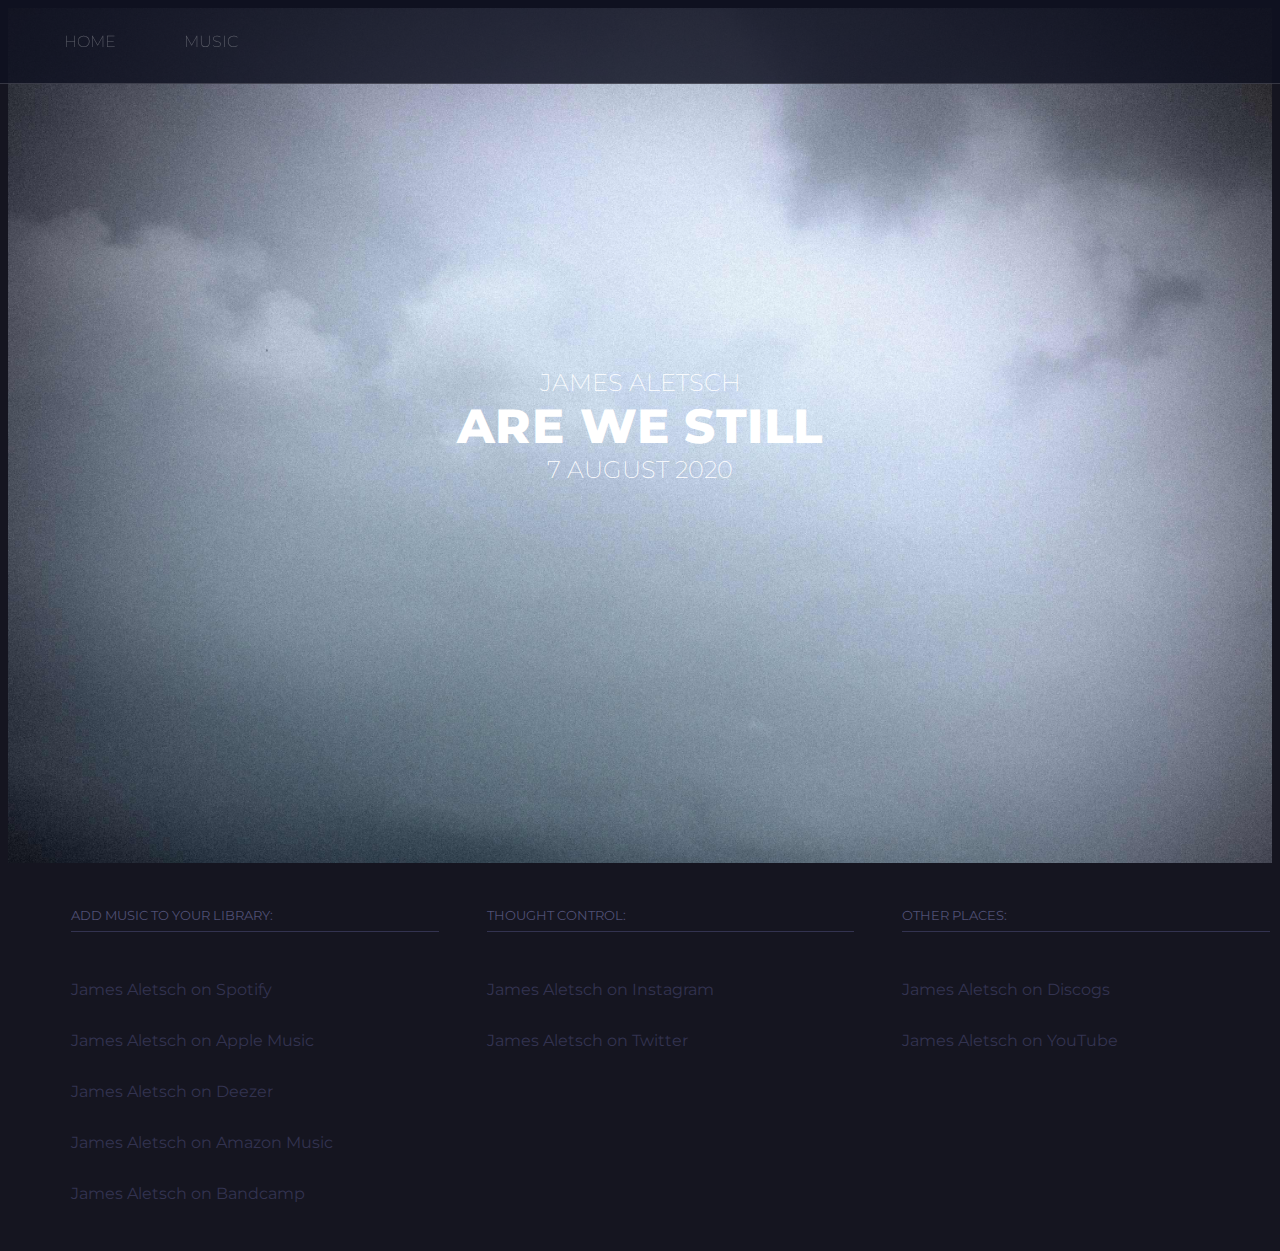
<file: z-index.html>
<!DOCTYPE html>
 <html>
 	<head>
 		<title>James Aletsch</title>
 			<meta http-equiv="Content-Type" content="text/html; charset=utf-8" />
		    <meta name="viewport" content="width=device-width, initial-scale=1, maximum-scale=1">
		    
		    
		    <meta name="apple-mobile-web-app-capable" content="yes">
			<meta name="mobile-web-app-capable" content="yes">



 			 <link href="https://fonts.googleapis.com/css2?family=Montserrat:wght@200;400;800&display=swap" rel="stylesheet">
 			 
 			 
 			 
<!--  	<link rel="stylesheet" type="text/css" media="screen" href="assets/scss/style.css"/> -->


<style>
	html {font-family: 'Montserrat', sans-serif;box-sizing: border-box;}
	body {font-size:100%; background: #151520; color: #fff;}
	
	.container {max-width:90%; margin: 6rem auto;}
	.grid {display: flex;flex-direction: row;flex-wrap:wrap;justify-content: flex-start;align-content:flex-start;margin: 0 auto; }
	article.card {flex-grow: 1;background: rgba(255, 255, 255, 0.07); min-width:200px; width:28%; border: 1px solid rgba(255, 255, 255, 0.1); padding: 1em;margin: 0 1rem 3% 0;}
	
	article.card img {width: 100%; border: 1px solid rgba(255, 255, 255, 0.1); }
	article aside {background:  #151520; padding: 1rem; color: #ededed; border: 1px solid rgba(255, 255, 255, 0.1); }
	article aside a {color: #fff;}
	
	h1 {font-family: font-family: 'Montserrat', sans-serif; font-size: 3rem;font-weight: 200; letter-spacing: .05rem}
	.card h1 {font-family: font-family: 'Montserrat', sans-serif;  font-size: 1rem; font-weight: 800; letter-spacing: .05rem}

	P {font-size: .8rem;text-transform: uppercase;}
	
	footer{max-width:90%; margin: 5rem auto; display: flex;justify-content: flex-start;margin: 2rem auto; color:#505075;}
	footer p {margin-bottom: 2rem; border-bottom: 1px solid #333350; padding-bottom: .5rem;}
	footer a{display: flex; color:#333350; text-decoration: none;transition: all ease-in .2s; padding: 1rem 0; }
	footer a:hover {color:#505075; text-decoration: underline; background: rgba(255, 255, 255, 0.02);}
	.footercol {margin-right: 3rem; min-width: 32.3%;}
	
	
	.hero {background: url(assets/img/AREWESTILL-AW.jpg);
		background-size: cover;
		height: 95vh;
		
	}
	
	.hero header {width: 50%; margin: 0 auto; padding: 1rem; padding-top: 40vh }
	
	.hero h1, .hero h2 {text-transform: uppercase; font-family: 'Montserrat', sans-serif;  text-align: center;} 

	.hero h1 {font-weight: 800;margin: 0;padding: 0}
	.hero h2 {font-weight: 200;margin: 0;padding: 0;}
	
	
	nav {display: block; position: fixed; top: 0; left:0; background: rgba(14, 17, 32, 0.83); padding: 2rem; width: 100%;border-bottom: 1px solid rgba(255, 255, 255, 0.16)}
	
nav a {color:rgba(255, 255, 255, 0.3);text-decoration: none;transition: all ease-in .2s; padding: 1rem 0; padding: 0 2rem; font-weight: 200; text-transform: uppercase;}
nav  a:hover {color:rgba(255, 255, 255, 0.6); text-decoration: underline; }

</style>



 	</head>
<body>

<nav>
<a href="index.html">Home</a>
<a href="releases.html">Music</a>
</nav>
	 	 	
	
	
<div class="hero">
	
	
	<header><h2>James Aletsch</h2>
	<h1>Are We Still</h1>
	<h2>7 August 2020</h2></header>
	

	

</div><!-- hero -->


<footer>
	
	<div class="footercol">
		<p>Add music to your library:</p>
		<a href="https://open.spotify.com/artist/4aAgOYEZjSrFzIsHcQfAZx?si=XyxAusX2T9azUZhBjCRoVg" target="_blank">James Aletsch on Spotify</a>
		<a href="https://music.apple.com/artist/james-aletsch/1495253560" target="_blank">James Aletsch on Apple Music</a>
		<a href="https://www.deezer.com/en/artist/83409122" target="_blank">James Aletsch on Deezer</a>
		<a href="https://music.amazon.co.uk/artists/B083ZDS95K/james-aletsch" target="_blank">James Aletsch on Amazon Music</a>
		<a href="https://jamesaletsch.bandcamp.com" target="_blank">James Aletsch on Bandcamp</a>
	</div>	
	
	<div class="footercol">
		<p>Thought control:</p>
		<a href="https://www.instagram.com/jamesaletsch/" target="_blank">James Aletsch on Instagram</a>
		<a href="https://twitter.com/JAletsch" target="_blank">James Aletsch on Twitter</a>
	</div>

	<div class="footercol">
		<p>Other Places:</p>
		<a href="https://www.discogs.com/artist/8007127-James-Aletsch" target="_blank">James Aletsch on Discogs</a>
		<a href="https://www.youtube.com/channel/UC3zdemA0dFnrOscTuxaa2MA" target="_blank">James Aletsch on YouTube</a>
	</div>


</footer>



</body>
</html>
</file>
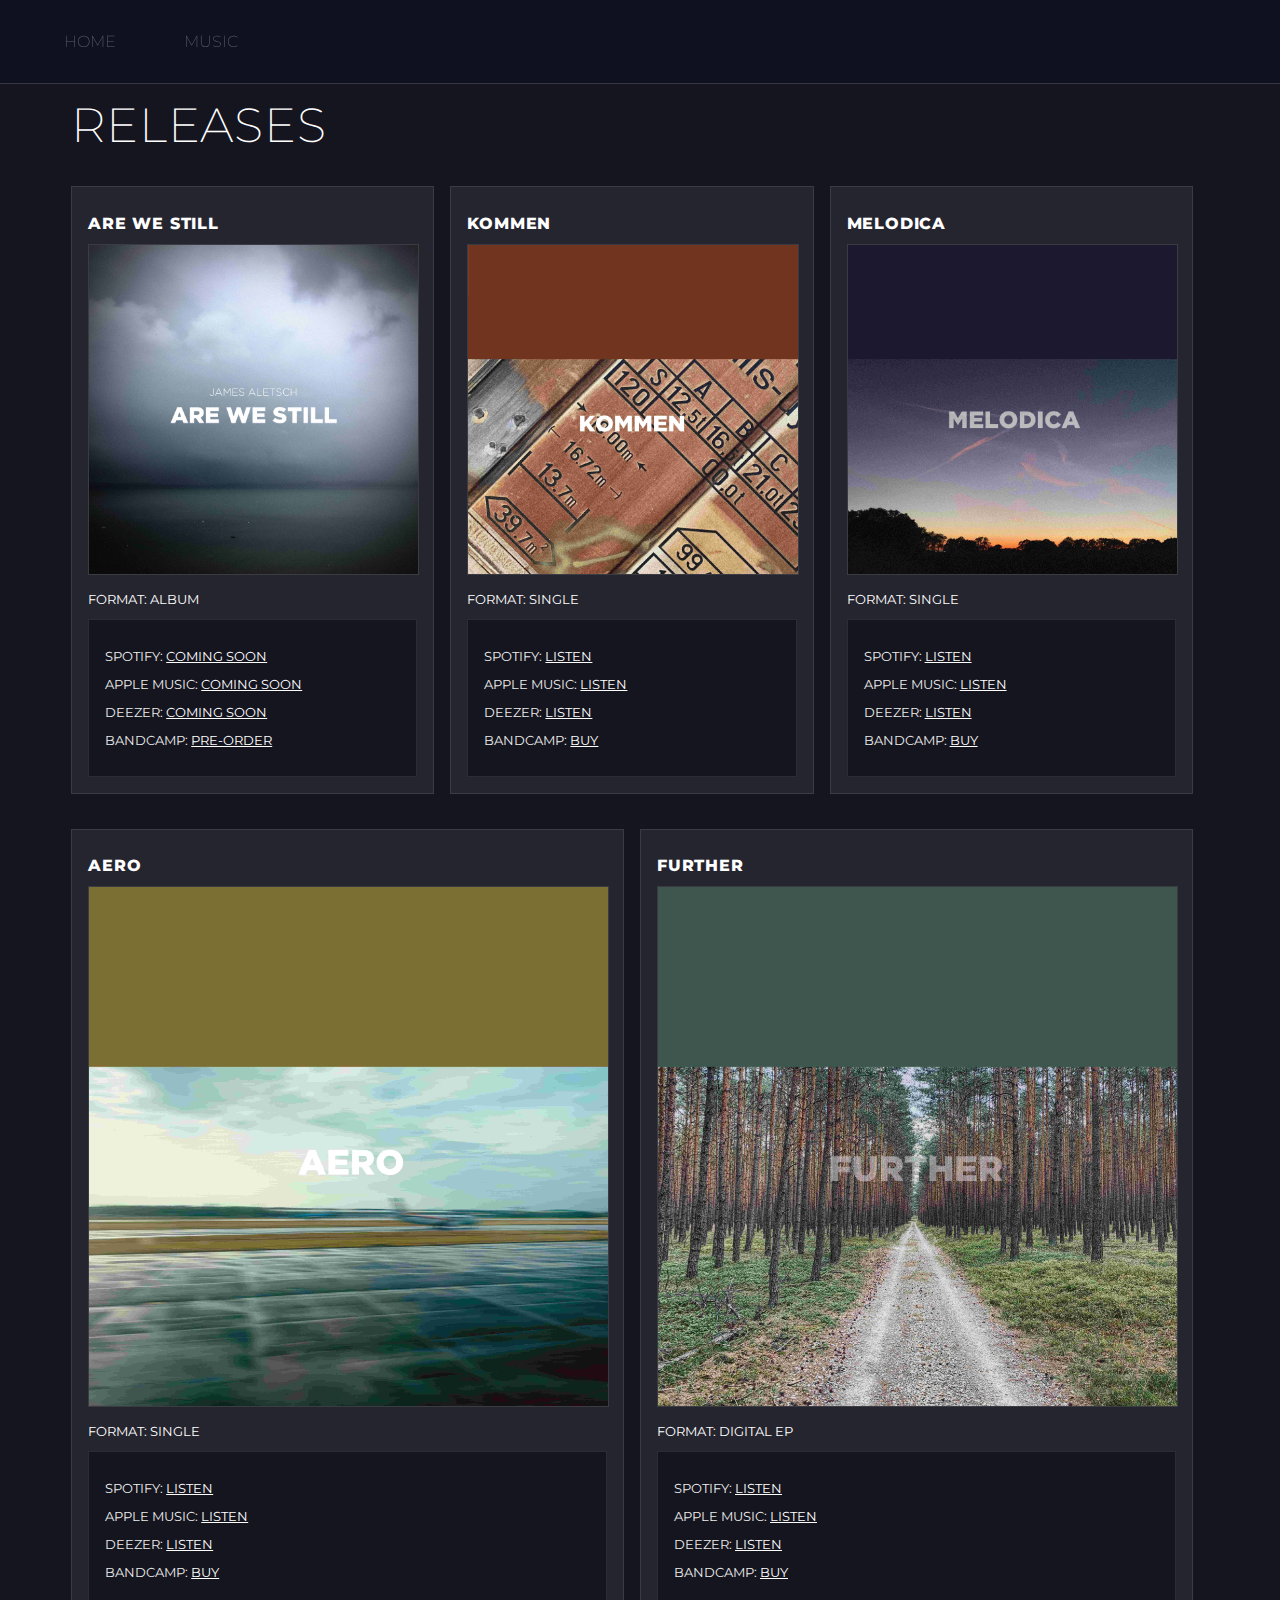
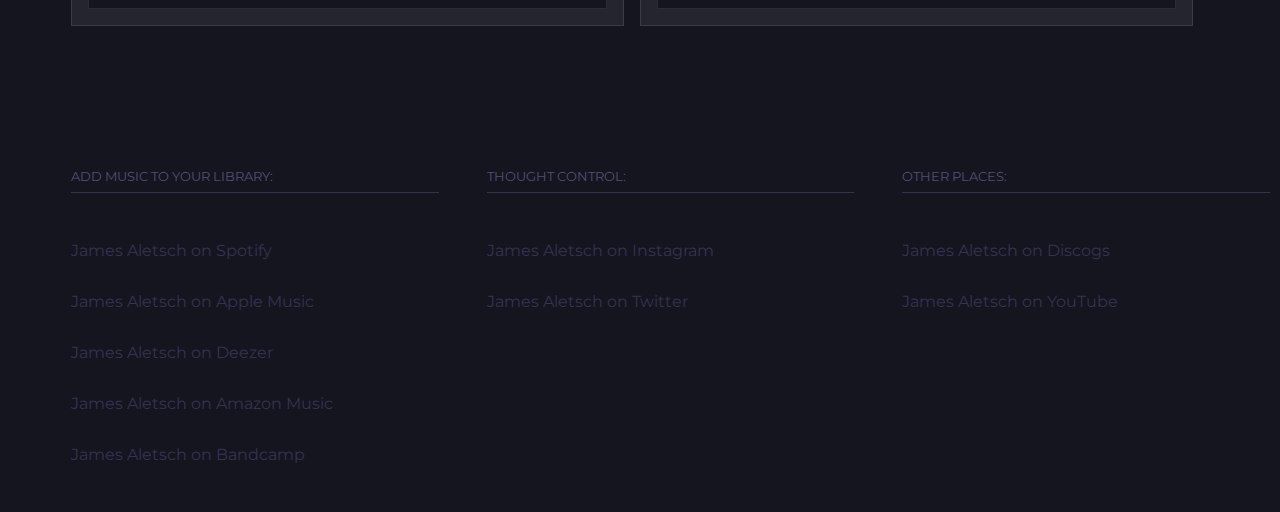
<file: z-releases.html>
<!DOCTYPE html>
 <html>
 	<head>
 		<title>James Aletsch - Releases</title>
 			<meta http-equiv="Content-Type" content="text/html; charset=utf-8" />
		    <meta name="viewport" content="width=device-width, initial-scale=1, maximum-scale=1">
		    
		    
		    <meta name="apple-mobile-web-app-capable" content="yes">
			<meta name="mobile-web-app-capable" content="yes">
		
			 <link href="https://fonts.googleapis.com/css2?family=Montserrat:wght@200;400;800&display=swap" rel="stylesheet">
 			 
<!--  	<link rel="stylesheet" type="text/css" media="screen" href="assets/scss/style.css"/> -->

<style>
	html {font-family: 'Montserrat', sans-serif;box-sizing: border-box;}
	body {font-size:100%; background: #151520; color: #fff;}
	
	.container {max-width:90%; margin: 6rem auto;}
	.grid {display: flex;flex-direction: row;flex-wrap:wrap;justify-content: flex-start;align-content:flex-start;margin: 0 auto; }
	article.card {flex-grow: 1;background: rgba(255, 255, 255, 0.07); min-width:200px; width:28%; border: 1px solid rgba(255, 255, 255, 0.1); padding: 1em;margin: 0 1rem 3% 0;}
	
	article.card img {width: 100%; border: 1px solid rgba(255, 255, 255, 0.1); }
	article aside {background:  #151520; padding: 1rem; color: #ededed; border: 1px solid rgba(255, 255, 255, 0.1); }
	article aside a {color: #fff;}
	
	h1 {font-family: font-family: 'Montserrat', sans-serif; font-size: 3rem;font-weight: 200; letter-spacing: .05rem}
	.card h1 {font-family: font-family: 'Montserrat', sans-serif;  font-size: 1rem; font-weight: 800; letter-spacing: .05rem}

	P {font-size: .8rem;text-transform: uppercase;}
	
	footer{max-width:90%; margin: 5rem auto; display: flex;justify-content: flex-start;margin: 2rem auto; color:#505075;}
	footer p {margin-bottom: 2rem; border-bottom: 1px solid #333350; padding-bottom: .5rem;}
	footer a{display: flex; color:#333350; text-decoration: none;transition: all ease-in .2s; padding: 1rem 0; }
	footer a:hover {color:#505075; text-decoration: underline; background: rgba(255, 255, 255, 0.02);}
	.footercol {margin-right: 3rem; min-width: 32.3%;}
	
	
	.hero {background: url(assets/img/AREWESTILL-AW.jpg);
		background-size: cover;
		height: 95vh;
		
	}
	
	.hero header {width: 50%; margin: 0 auto; padding: 1rem; padding-top: 40vh }
	
	.hero h1, .hero h2 {text-transform: uppercase; font-family: 'Montserrat', sans-serif;  text-align: center;} 

	.hero h1 {font-weight: 800;margin: 0;padding: 0}
	.hero h2 {font-weight: 200;margin: 0;padding: 0;}
	
	
	nav {display: block; position: fixed; top: 0; left:0; background: rgba(14, 17, 32, 0.83); padding: 2rem; width: 100%;border-bottom: 1px solid rgba(255, 255, 255, 0.16)}
	
nav a {color:rgba(255, 255, 255, 0.3);text-decoration: none;transition: all ease-in .2s; padding: 1rem 0; padding: 0 2rem; font-weight: 200; text-transform: uppercase;}
nav  a:hover {color:rgba(255, 255, 255, 0.6); text-decoration: underline; }

</style>

 	</head>
<body>

<nav>
	<a href="index.html">Home</a>
<a href="releases.html">Music</a>
</nav>
	 	 	
<div class="container">	
	
	<h1>RELEASES</h1>

<div class="grid">
	
	<article class="card album">
		<h1>ARE WE STILL</h1>

		<img src="assets/img/AREWESTILL.jpg" alt="ARE WE STILL COVER ART" >
		<p>Format: Album</p>
		
		<aside>
			<p>Spotify: <a href="https://open.spotify.com/artist/4aAgOYEZjSrFzIsHcQfAZx?si=XyxAusX2T9azUZhBjCRoVg">COMING SOON</a></p>
			<p>Apple Music: <a href="https://music.apple.com/artist/james-aletsch/1495253560">COMING SOON</a></p>
			<p>Deezer: <a href="https://www.deezer.com/en/artist/83409122">COMING SOON</a></p>
			<p>Bandcamp: <a href="https://jamesaletsch.bandcamp.com/album/are-we-still">Pre-order</a></p>
		</aside>
		
	</article>
	
	
		<article class="card album">
		<h1>KOMMEN</h1>

		<img src="assets/img/KOMMEN.jpg" alt="Kommen COVER ART" >
		<p>Format: Single</p>
		
		<aside>
			<p>Spotify: <a href="https://open.spotify.com/album/1F3aGrM2bREuylPN6hWk1n">Listen</a></p>
			<p>Apple Music: <a href="https://music.apple.com/us/album/kommen-single/1506677314">Listen</a></p>
			<p>Deezer: <a href="https://www.deezer.com/en/album/140354652">Listen</a></p>
			<p>Bandcamp: <a href="https://jamesaletsch.bandcamp.com/track/kommen">BUY</a></p>
		</aside>
		
	</article>
	
		<article class="card single">
		<h1>MELODICA</h1>

		<img src="assets/img/MELODICA.jpg" alt="Melodica COVER ART" >
		<p>Format: Single</p>
		
		<aside>
			<p>Spotify: <a href="https://open.spotify.com/album/0CFY2iLc2U9OkbyTqMZ8by#login">Listen</a></p>
			<p>Apple Music: <a href="https://music.apple.com/us/album/melodica-single/1499684328">Listen</a></p>
			<p>Deezer: <a href="https://www.deezer.com/en/album/132521182">Listen</a></p>
			<p>Bandcamp: <a href="https://jamesaletsch.bandcamp.com/track/melodica">BUY</a></p>
		</aside>
		
	</article>
	
		<article class="card single">
		<h1>AERO</h1>

		<img src="assets/img/AERO.jpg" alt="Aero COVER ART" >
		<p>Format: Single</p>
		
		<aside>
			<p>Spotify: <a href="https://open.spotify.com/album/3XvuadveIPEbg8RL5b5ZYH">Listen</a></p>
			<p>Apple Music: <a href="https://music.apple.com/us/album/aero-single/1497015002">Listen</a></p>
			<p>Deezer: <a href="https://www.deezer.com/en/album/129252532">Listen</a></p>
			<p>Bandcamp: <a href="https://jamesaletsch.bandcamp.com/track/aero">BUY</a></p>
		</aside>
		
	</article>
	
		<article class="card single">
		<h1>FURTHER</h1>

		<img src="assets/img/FURTHER.jpg" alt="Further COVER ART" >
		<p>Format: Digital EP</p>
		
		<aside>
			<p>Spotify: <a href="https://open.spotify.com/album/20vJmDzva7VcHrnhFaOFzT">Listen</a></p>
			<p>Apple Music: <a href="https://music.apple.com/us/album/further-single/1495253769">Listen</a></p>
			<p>Deezer: <a href="https://www.deezer.com/en/album/127204172">Listen</a></p>
			<p>Bandcamp: <a href="https://jamesaletsch.bandcamp.com/track/further">BUY</a></p>
		</aside>
		
	</article>
	




</div>	<!-- end of grid -->
	

</div><!-- eof container -->

<footer>
	
	<div class="footercol">
		<p>Add music to your library:</p>
		<a href="https://open.spotify.com/artist/4aAgOYEZjSrFzIsHcQfAZx?si=XyxAusX2T9azUZhBjCRoVg" target="_blank">James Aletsch on Spotify</a>
		<a href="https://music.apple.com/artist/james-aletsch/1495253560" target="_blank">James Aletsch on Apple Music</a>
		<a href="https://www.deezer.com/en/artist/83409122" target="_blank">James Aletsch on Deezer</a>
		<a href="https://music.amazon.co.uk/artists/B083ZDS95K/james-aletsch" target="_blank">James Aletsch on Amazon Music</a>
		<a href="https://jamesaletsch.bandcamp.com" target="_blank">James Aletsch on Bandcamp</a>
	</div>	
	
	<div class="footercol">
		<p>Thought control:</p>
		<a href="https://www.instagram.com/jamesaletsch/" target="_blank">James Aletsch on Instagram</a>
		<a href="https://twitter.com/JAletsch" target="_blank">James Aletsch on Twitter</a>
	</div>

	<div class="footercol">
		<p>Other Places:</p>
		<a href="https://www.discogs.com/artist/8007127-James-Aletsch" target="_blank">James Aletsch on Discogs</a>
		<a href="https://www.youtube.com/channel/UC3zdemA0dFnrOscTuxaa2MA" target="_blank">James Aletsch on YouTube</a>
	</div>


</footer>





</body>
</html>
</file>
<file: assets/scss/style.css>
/*! normalize.css v8.0.1 | MIT License | github.com/necolas/normalize.css */*{box-sizing:border-box}html{line-height:1.15;-webkit-text-size-adjust:100%}body{margin:0}main{display:block}h1{font-size:2em;margin:.67em 0}hr{box-sizing:content-box;height:0;overflow:visible}pre{font-family:monospace,monospace;font-size:1em}a{background-color:rgba(0,0,0,0)}abbr[title]{border-bottom:none;text-decoration:underline;-webkit-text-decoration:underline dotted;text-decoration:underline dotted}b,strong{font-weight:bolder}code,kbd,samp{font-family:monospace,monospace;font-size:1em}small{font-size:80%}sub,sup{font-size:75%;line-height:0;position:relative;vertical-align:baseline}sub{bottom:-0.25em}sup{top:-0.5em}img{border-style:none}button,input,optgroup,select,textarea{font-family:inherit;font-size:100%;line-height:1.15;margin:0}button,input{overflow:visible}button,select{text-transform:none}button,[type=button],[type=reset],[type=submit]{-webkit-appearance:button}button::-moz-focus-inner,[type=button]::-moz-focus-inner,[type=reset]::-moz-focus-inner,[type=submit]::-moz-focus-inner{border-style:none;padding:0}button:-moz-focusring,[type=button]:-moz-focusring,[type=reset]:-moz-focusring,[type=submit]:-moz-focusring{outline:1px dotted ButtonText}fieldset{padding:.35em .75em .625em}legend{box-sizing:border-box;color:inherit;display:table;max-width:100%;padding:0;white-space:normal}progress{vertical-align:baseline}textarea{overflow:auto}[type=checkbox],[type=radio]{box-sizing:border-box;padding:0}[type=number]::-webkit-inner-spin-button,[type=number]::-webkit-outer-spin-button{height:auto}[type=search]{-webkit-appearance:textfield;outline-offset:-2px}[type=search]::-webkit-search-decoration{-webkit-appearance:none}::-webkit-file-upload-button{-webkit-appearance:button;font:inherit}details{display:block}summary{display:list-item}template{display:none}[hidden]{display:none}html{box-sizing:border-box}*,*:before,*:after{box-sizing:inherit}.group:before,.group:after{content:"";display:table}.group:after{clear:both}.group{zoom:1}.hide{display:none}html{font-size:87.5%}body{font-family:"Roboto",sans-serif;font-size:1em;color:#666;background:#333;min-width:320px}h1{font-family:"Montserrat",sans-serif;font-size:2.6rem;margin:1rem 0 0;font-weight:300;text-transform:uppercase}h2{font-family:"Montserrat",sans-serif;font-size:2rem;margin:1rem 0 0}h3{font-family:"Open Sans",sans-serif;text-transform:uppercase;font-weight:600;font-size:1.2rem;background:#333;color:rgba(255,255,255,.5);display:inline-block;padding:.3rem 1rem;margin:0}p{font-family:"Roboto",sans-serif;line-height:1.6rem}nav{border-bottom:1px solid #333;padding:1rem;position:fixed;top:0;background:#333;color:#444;width:100vw;z-index:50}@media only screen and (min-width: 54.857em){nav{display:flex;justify-content:space-between;padding:2rem}}@media only screen and (min-width: 87.428em){nav{padding:3rem}}nav .fullburger{position:absolute;top:1.4rem;right:2rem}@media only screen and (min-width: 25.714em){nav .fullburger{top:2rem}}@media only screen and (min-width: 35.714em){nav .fullburger{display:none}}nav .fullburger .burger{display:block;width:1.8rem;height:.1rem;margin-bottom:.4rem;position:relative;background:#444;border-radius:1px;z-index:1;-webkit-transform-origin:4px 0px;transform-origin:4px 0px;transition:background .6s cubic-bezier(0.77, 0.2, 0.05, 1),opacity .55s ease,-webkit-transform .6s cubic-bezier(0.77, 0.2, 0.05, 1);transition:transform .6s cubic-bezier(0.77, 0.2, 0.05, 1),background .6s cubic-bezier(0.77, 0.2, 0.05, 1),opacity .55s ease;transition:transform .6s cubic-bezier(0.77, 0.2, 0.05, 1),background .6s cubic-bezier(0.77, 0.2, 0.05, 1),opacity .55s ease,-webkit-transform .6s cubic-bezier(0.77, 0.2, 0.05, 1)}nav .fullburger .burger:first-child{-webkit-transform-origin:0% 0%;transform-origin:0% 0%}nav .fullburger .burger:nth-last-child(2){-webkit-transform-origin:0% 100%;transform-origin:0% 100%}nav .fullburger.toggled .burger{opacity:1;-webkit-transform:rotate(-45deg) translate(-2px, -1px);transform:rotate(-45deg) translate(-2px, -1px);background:#444}nav .fullburger.toggled .burger:nth-last-child(2){opacity:0;-webkit-transform:rotate(0deg) scale(0.2, 0.2);transform:rotate(0deg) scale(0.2, 0.2)}nav .fullburger.toggled .burger:nth-last-child(3){-webkit-transform:rotate(45deg) translate(0, -1px);transform:rotate(45deg) translate(0, -1px)}nav .title h1{margin:0;display:block;font-size:1.8rem;z-index:555}@media only screen and (min-width: 25.714em){nav .title h1{font-size:2.6rem}}@media only screen and (min-width: 35.714em){nav .title h1{text-align:center}}@media only screen and (min-width: 54.857em){nav .title h1{text-align:left}}nav ul{height:100vh;width:80vw;background:#333;padding:3rem 1rem;line-height:3rem;position:absolute;top:3rem;left:-100vw;transition:.6s cubic-bezier(0.77, 0.2, 0.05, 1) all}nav ul.open{left:0rem;background:#333;height:100vh;list-style:none;transition:.6s cubic-bezier(0.77, 0.2, 0.05, 1) all}@media only screen and (min-width: 35.714em){nav ul.open{height:auto;background:none;display:flex;justify-content:space-around;padding:0;margin:0;width:auto}}@media only screen and (min-width: 35.714em){nav ul{position:static;border:none;height:auto;background:none;display:flex;justify-content:space-around;padding:0;margin:0 auto}}@media only screen and (min-width: 54.857em){nav ul{position:static;border:none;height:auto;display:flex;justify-content:flex-end;padding:0;margin:0;width:auto}}nav ul li{border-top:1px solid #666;padding:1rem;list-style:none;margin-right:2rem;font-family:"Montserrat",sans-serif;letter-spacing:.25rem;font-size:1.4rem;text-transform:uppercase;transition:ease-in all .5s}@media only screen and (min-width: 35.714em){nav ul li{border:none;padding:0}}nav ul li:last-ot-type{margin-right:0}nav ul li a{text-decoration:none;color:#666}nav ul li a:hover,nav ul li a :active{text-decoration:underline;color:#444}header{background:url(../../assets/img/AREWESTILL-AW.jpg) no-repeat;background-position:center center;background-attachment:scroll;background-size:cover;width:100%;height:100vh;display:flex;flex-direction:column;justify-content:center}@media only screen and (min-width: 25.714em){header{margin-top:5rem}}@media only screen and (min-width: 35.714em){header{margin-top:7rem}}@media only screen and (min-width: 87.428em){header{margin-top:9rem}}header .hero{background:rgba(255,255,255,.66);width:80vw;min-height:26vh;margin:0 auto;text-align:center;padding:2rem;display:flex;flex-direction:column;justify-content:center}header .hero h1{margin:0}@media only screen and (min-width: 25.714em){header .hero{width:70vw}}@media only screen and (min-width: 35.714em){header .hero{width:60vw}}@media only screen and (min-width: 54.857em){header .hero{width:50vw}}@media only screen and (min-width: 87.428em){header .hero{width:40vw}}header a{text-decoration:none}header a:hover{text-decoration:underline;color:#fff}header h2{background:#666;color:#fff;margin:1rem auto;padding:2rem;width:60vw;text-align:center}@media only screen and (min-width: 25.714em){header h2{width:70vw}}@media only screen and (min-width: 35.714em){header h2{width:60vw}}@media only screen and (min-width: 54.857em){header h2{width:50vw}}@media only screen and (min-width: 87.428em){header h2{width:40vw}}main{padding:0;margin:11rem auto 2rem}@media only screen and (min-width: 25.714em){main{margin-top:11rem}}@media only screen and (min-width: 35.714em){main{margin-top:11rem}}@media only screen and (min-width: 87.428em){main{margin-top:12rem}}main img{max-width:100%}main section{width:90vw;margin:0 5vw 4rem;display:flex;align-items:center;flex-direction:column;overflow:hidden}@media only screen and (min-width: 54.857em){main section{flex-direction:row}}main section.callout{background:#111;min-height:60vh;padding:3rem;width:100%;margin:0 0 4rem 0;flex-direction:column;text-align:center;justify-content:center}main section.callout h1{color:#555;font-size:4rem}main section.callout h3{border:1px solid #fff;padding:1rem 2rem;margin:2rem}main section.callout a h3:hover{background:#fff;border:1px solid #555;color:#555}main section.callout p{color:#555}main section.left{color:#dc2fb2}main section.left h3{background:#dc2fb2;color:#fff}main section.alt{color:#666}main section.alt h3{background:#666;color:#fff}main section .imgarea{width:100vw;-o-object-fit:cover;object-fit:cover;margin-bottom:-5px;margin-left:-5px}main section .textarea{width:90%;text-align:center;margin:4rem auto 0;padding:2rem;margin-bottom:-50%;z-index:-1}@media only screen and (min-width: 54.857em){main section .textarea h1{font-size:3rem}main section .textarea p{font-size:1.2rem;margin:2rem;font-weight:lighter}}main section .textarea.lefttext{background:#d9bed2;padding:2rem;color:#dc2fb2}@media only screen and (min-width: 25.714em){main section .textarea.lefttext{width:80%}}@media only screen and (min-width: 35.714em){main section .textarea.lefttext{width:70%;margin-bottom:-20%}}@media only screen and (min-width: 54.857em){main section .textarea.lefttext{width:60%;margin:auto;margin-right:-20%}}@media only screen and (min-width: 87.428em){main section .textarea.lefttext{margin:auto;margin-right:-10%;padding:4rem}}main section .textarea.alttext{background:#fff;padding:2rem;color:#666}@media only screen and (min-width: 25.714em){main section .textarea.alttext{width:80%}}@media only screen and (min-width: 35.714em){main section .textarea.alttext{width:60%;margin-bottom:-20%}}@media only screen and (min-width: 54.857em){main section .textarea.alttext{width:60%;margin:auto;margin-right:-20%}}@media only screen and (min-width: 87.428em){main section .textarea.alttext{width:40%;margin:auto;margin-right:-10%;padding:4rem}}main section.offer{display:flex;background:#555}main section.offer .offertext{text-align:center;background:#555;padding:2rem;color:#111;margin:0 auto}@media only screen and (min-width: 54.857em){main section.offer .offertext{width:40%;padding:2rem 3rem}}@media only screen and (min-width: 87.428em){main section.offer .offertext{padding:2rem 4rem}}main section.slide-section{background:#333;padding:3rem 0;width:100%;max-width:100%;margin:0 0 4rem 0;display:block;align-items:center;flex-direction:column;color:#444}main section.slide-section .slide-section-title{text-align:center;color:#666}@media only screen and (min-width: 35.714em){main section.slide-section .slide-section-title h1{font-size:3.4rem;margin-bottom:3rem}}main section.slide-section a h3{background:#666;padding:1rem 2rem;margin:0 auto;color:#444;display:block;display:block;width:20rem;text-align:center}main section.slide-section a h3:hover{background:#fff;border:1px solid #666;color:#666}main section.slide-section .slide-group{margin:3rem 0;min-width:100%;display:flex;text-align:center;overflow-x:scroll;scroll-snap-type:x mandatory;scroll-padding:0 50%}main section.slide-section .slide-group .slide-item{background:#666;color:#444;min-width:60vw;width:60vw;max-width:70vw;margin:0 1rem 0 0;padding:2rem;scroll-snap-align:center;overflow:visible}main section.slide-section .slide-group .slide-item img{margin:0 auto;opacity:1}@media only screen and (min-width: 54.857em){main section.slide-section .slide-group .slide-item{min-width:40vw;width:40vw}}@media only screen and (min-width: 87.428em){main section.slide-section .slide-group .slide-item{min-width:30vw;width:30vw}}main .grid-title{margin:5rem auto 3rem;text-align:center}main .grid{display:flex;flex-wrap:wrap}main .grid .card{max-width:400px;margin:0 auto 3rem;padding:2rem;background:#666;color:#444}main .grid .card h1{color:#fff}main .grid .card a,main .grid .card a:visited{color:#fff;text-decoration:none;padding:1rem;display:block;background:rgba(255,255,255,.3);transition:all ease .5s}main .grid .card a:hover{color:#fff;text-decoration:underline;background:rgba(255,255,255,.5)}footer{display:flex;flex-direction:column;justify-content:space-between;text-align:center;background:#333;color:#333;padding:3rem;width:100%;z-index:-20}footer .footerarea{margin-bottom:2rem}footer .footerarea p a{text-decoration:none;color:#aaa}footer .footerarea p a:visited{color:#eee}footer .footerarea p a:hover{text-decoration:underline;color:#fff}@media only screen and (min-width: 54.857em){footer{flex-direction:row;justify-content:space-between}footer .footerarea{min-width:20%;width:25%;padding:1rem}}
</file>
